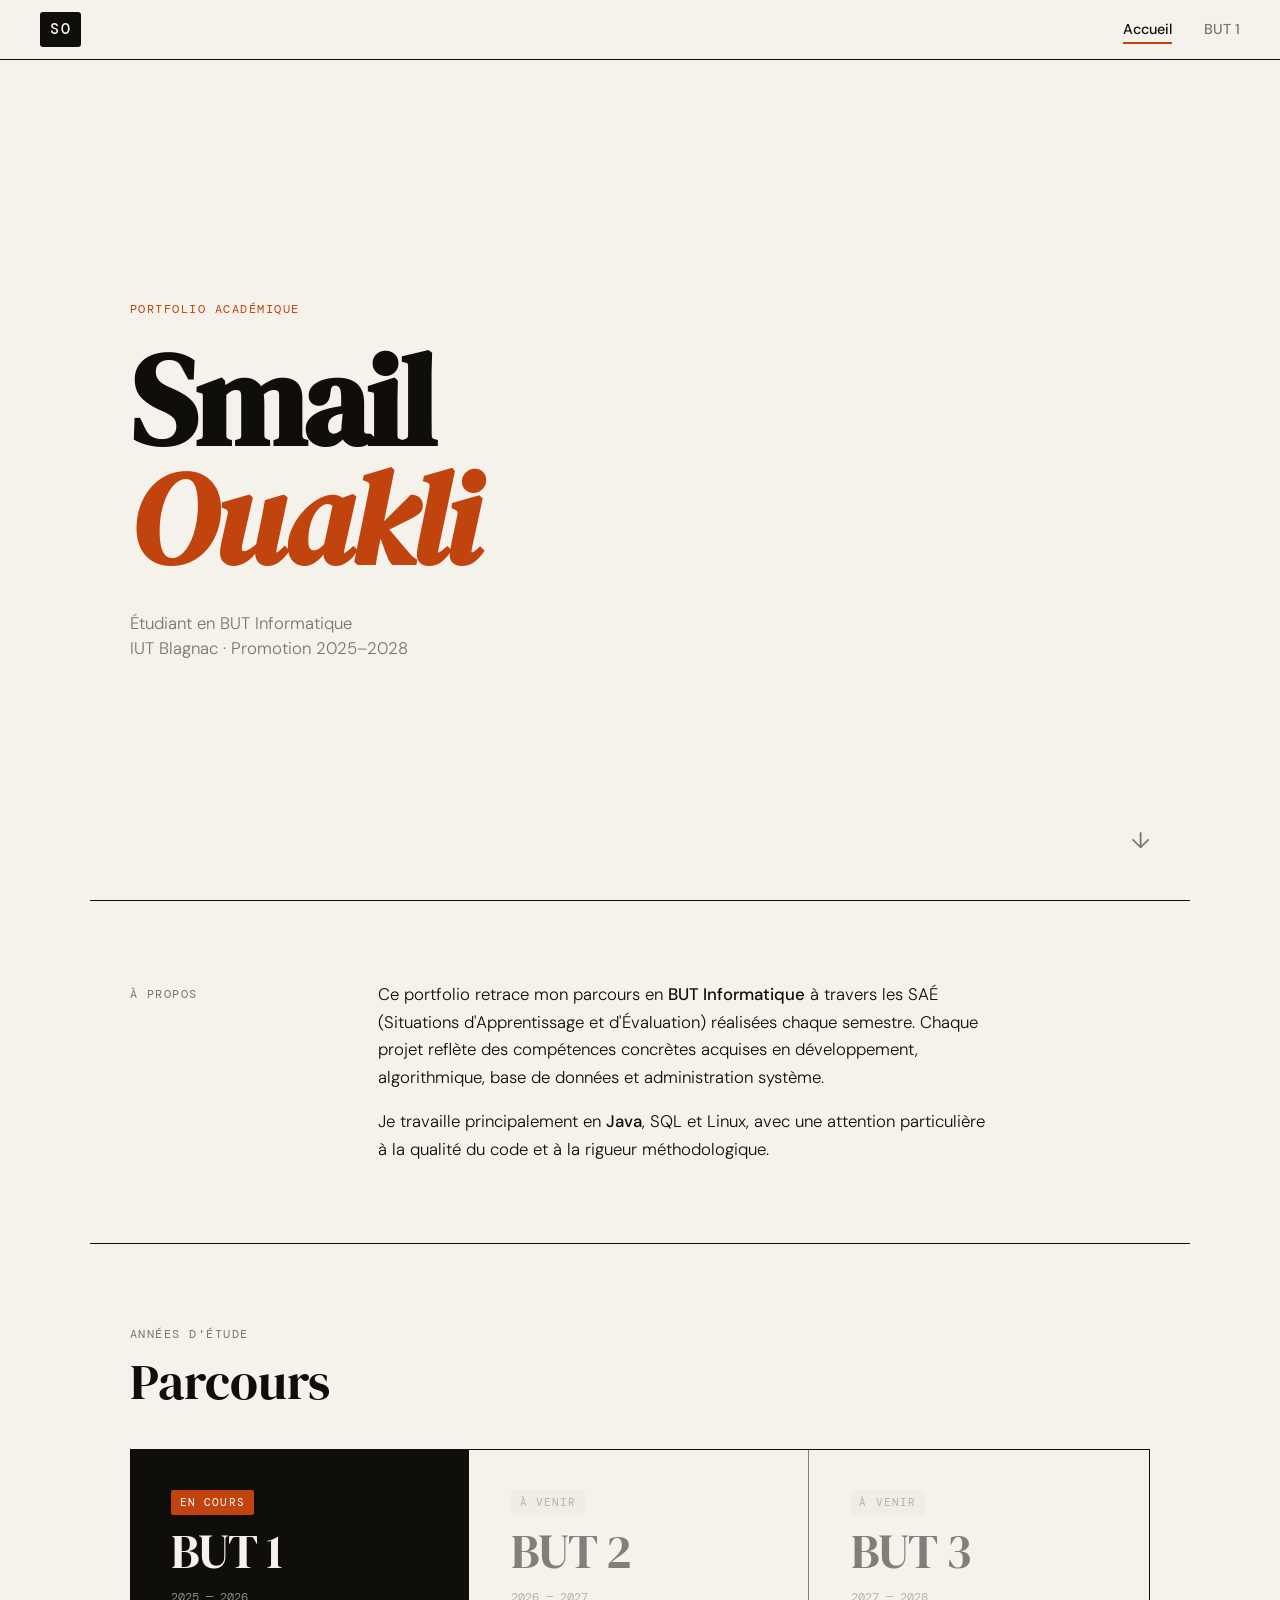
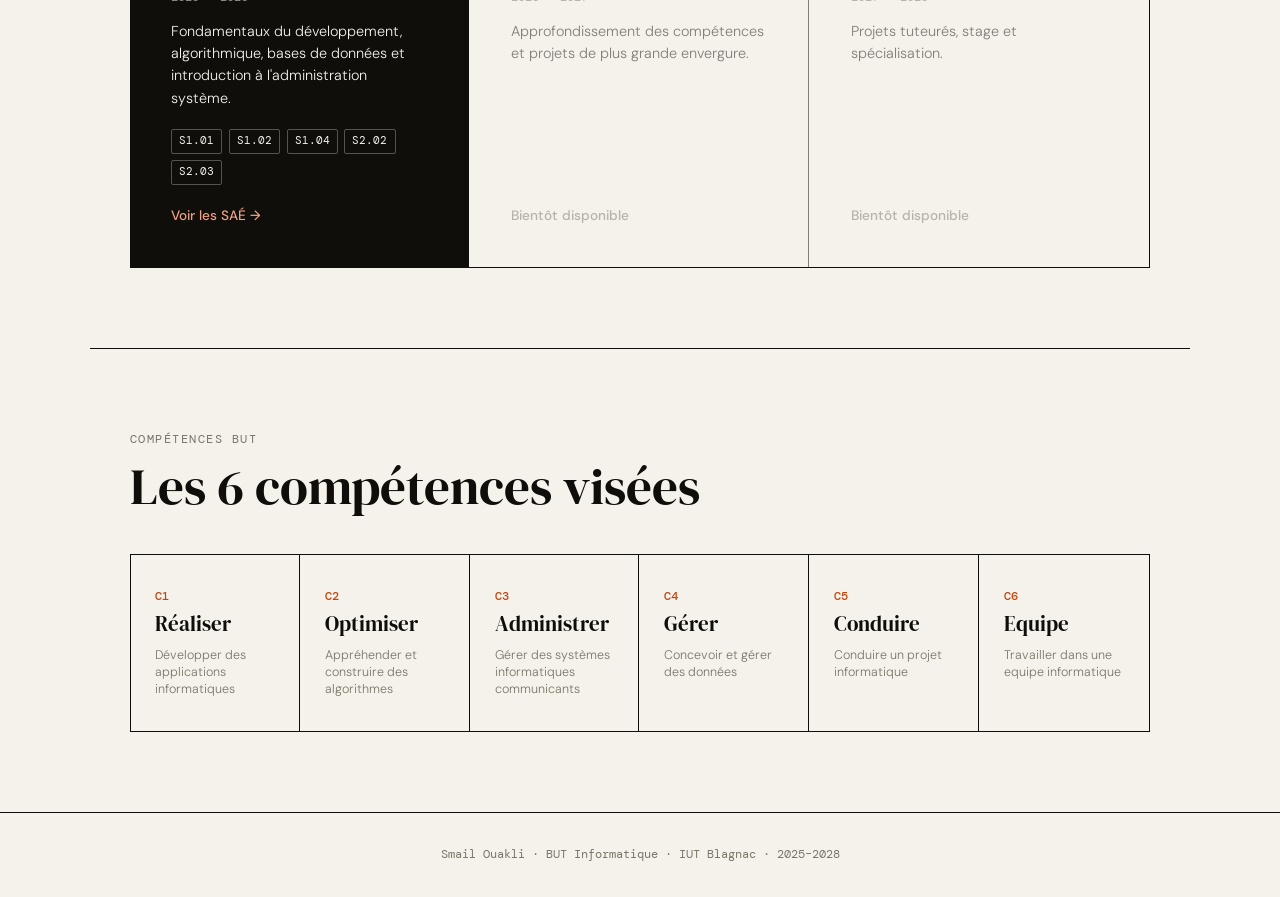
<file: index.html>
<!DOCTYPE html>
<html lang="fr">
<head>
  <meta charset="UTF-8" />
  <meta name="viewport" content="width=device-width, initial-scale=1.0" />
  <title>Portfolio — Smail Ouakli</title>
  <link rel="preconnect" href="https://fonts.googleapis.com">
  <link rel="preconnect" href="https://fonts.gstatic.com" crossorigin>
  <link href="https://fonts.googleapis.com/css2?family=DM+Serif+Display:ital@0;1&family=DM+Mono:wght@400;500&family=DM+Sans:ital,wght@0,300;0,400;0,500;1,300&display=swap" rel="stylesheet">
  <link rel="stylesheet" href="style.css" />
</head>
<body>

  <nav class="navbar">
    <a href="index.html" class="nav-logo">SO</a>
    <div class="nav-links">
      <a href="index.html" class="active">Accueil</a>
      <a href="but1.html">BUT 1</a>
    </div>
  </nav>

  <main>
    <section class="hero">
      <div class="hero-tag">Portfolio académique</div>
      <h1 class="hero-title">
        Smail<br>
        <em>Ouakli</em>
      </h1>
      <p class="hero-subtitle">Étudiant en BUT Informatique<br>IUT Blagnac · Promotion 2025–2028</p>
      <div class="hero-scroll">↓</div>
    </section>

    <section class="about">
      <div class="about-grid">
        <div class="about-label">À propos</div>
        <div class="about-content">
          <p>
            Ce portfolio retrace mon parcours en <strong>BUT Informatique</strong> à travers les SAÉ (Situations d'Apprentissage et d'Évaluation) réalisées chaque semestre. Chaque projet reflète des compétences concrètes acquises en développement, algorithmique, base de données et administration système.
          </p>
          <p>
            Je travaille principalement en <strong>Java</strong>, SQL et Linux, avec une attention particulière à la qualité du code et à la rigueur méthodologique.
          </p>
        </div>
      </div>
    </section>

    <section class="years-section">
      <div class="section-header">
        <span class="section-label">Années d'étude</span>
        <h2>Parcours</h2>
      </div>

      <div class="years-grid">
        <a href="but1.html" class="year-card year-card--active">
          <div class="year-card__badge">En cours</div>
          <div class="year-card__year">BUT 1</div>
          <div class="year-card__period">2025 — 2026</div>
          <div class="year-card__desc">
            Fondamentaux du développement, algorithmique, bases de données et introduction à l'administration système.
          </div>
          <div class="year-card__sae">
            <span>S1.01</span><span>S1.02</span><span>S1.04</span><span>S2.02</span><span>S2.03</span>
          </div>
          <div class="year-card__cta">Voir les SAÉ →</div>
        </a>

        <div class="year-card year-card--future">
          <div class="year-card__badge">À venir</div>
          <div class="year-card__year">BUT 2</div>
          <div class="year-card__period">2026 — 2027</div>
          <div class="year-card__desc">
            Approfondissement des compétences et projets de plus grande envergure.
          </div>
          <div class="year-card__cta year-card__cta--muted">Bientôt disponible</div>
        </div>

        <div class="year-card year-card--future">
          <div class="year-card__badge">À venir</div>
          <div class="year-card__year">BUT 3</div>
          <div class="year-card__period">2027 — 2028</div>
          <div class="year-card__desc">
            Projets tuteurés, stage et spécialisation.
          </div>
          <div class="year-card__cta year-card__cta--muted">Bientôt disponible</div>
        </div>
      </div>
    </section>

    <section class="skills-section">
      <div class="section-header">
        <span class="section-label">Compétences BUT</span>
        <h2>Les 6 compétences visées</h2>
      </div>
      <div class="skills-grid">
        <div class="skill-item">
          <div class="skill-num">C1</div>
          <div class="skill-name">Réaliser</div>
          <div class="skill-desc">Développer des applications informatiques</div>
        </div>
        <div class="skill-item">
          <div class="skill-num">C2</div>
          <div class="skill-name">Optimiser</div>
          <div class="skill-desc">Appréhender et construire des algorithmes</div>
        </div>
        <div class="skill-item">
          <div class="skill-num">C3</div>
          <div class="skill-name">Administrer</div>
          <div class="skill-desc">Gérer des systèmes informatiques communicants</div>
        </div>
        <div class="skill-item">
          <div class="skill-num">C4</div>
          <div class="skill-name">Gérer</div>
          <div class="skill-desc">Concevoir et gérer des données</div>
        </div>
        <div class="skill-item">
          <div class="skill-num">C5</div>
          <div class="skill-name">Conduire</div>
          <div class="skill-desc">Conduire un projet informatique</div>
        </div>
        <div class="skill-item">
          <div class="skill-num">C6</div>
          <div class="skill-name">Equipe</div>
          <div class="skill-desc">Travailler dans une equipe informatique</div>
        </div>
      </div>
    </section>
  </main>

  <footer class="footer">
    <p>Smail Ouakli · BUT Informatique · IUT Blagnac · 2025–2028</p>
  </footer>

</body>
</html>
</file>
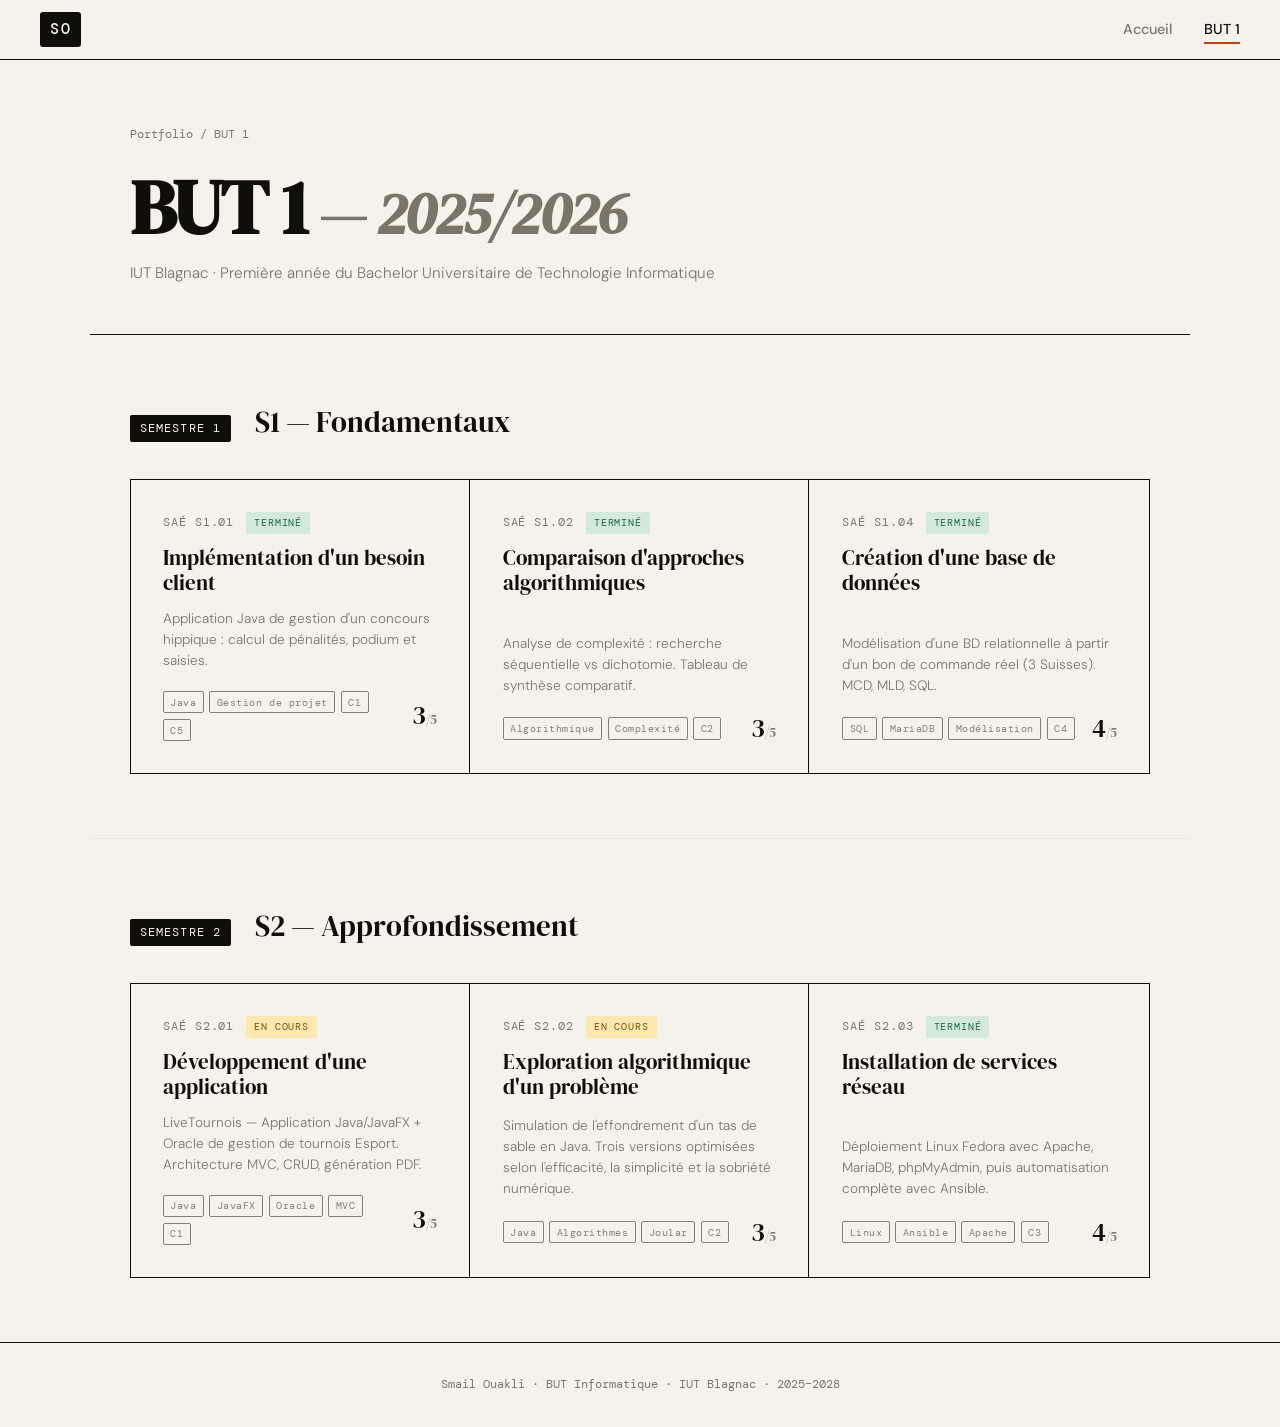
<file: but1.html>
<!DOCTYPE html>
<html lang="fr">
<head>
  <meta charset="UTF-8" />
  <meta name="viewport" content="width=device-width, initial-scale=1.0" />
  <title>BUT 1 — Portfolio Smail Ouakli</title>
  <link rel="preconnect" href="https://fonts.googleapis.com">
  <link rel="preconnect" href="https://fonts.gstatic.com" crossorigin>
  <link href="https://fonts.googleapis.com/css2?family=DM+Serif+Display:ital@0;1&family=DM+Mono:wght@400;500&family=DM+Sans:ital,wght@0,300;0,400;0,500;1,300&display=swap" rel="stylesheet">
  <link rel="stylesheet" href="style.css" />
</head>
<body>

  <nav class="navbar">
    <a href="index.html" class="nav-logo">SO</a>
    <div class="nav-links">
      <a href="index.html">Accueil</a>
      <a href="but1.html" class="active">BUT 1</a>
    </div>
  </nav>

  <main>
    <section class="page-hero">
      <div class="page-hero__breadcrumb"><a href="index.html">Portfolio</a> / BUT 1</div>
      <h1 class="page-hero__title">BUT 1<em> — 2025/2026</em></h1>
      <p class="page-hero__sub">IUT Blagnac · Première année du Bachelor Universitaire de Technologie Informatique</p>
    </section>

    <section class="semester-section">
      <div class="semester-header">
        <span class="semester-tag">Semestre 1</span>
        <h2>S1 — Fondamentaux</h2>
      </div>
      <div class="sae-list">

        <a href="sae-s1-01.html" class="sae-card">
          <div class="sae-card__meta">
            <span class="sae-card__id">SAÉ S1.01</span>
            <span class="sae-card__status sae-card__status--done">Terminé</span>
          </div>
          <h3 class="sae-card__title">Implémentation d'un besoin client</h3>
          <p class="sae-card__desc">Application Java de gestion d'un concours hippique : calcul de pénalités, podium et saisies.</p>
          <div class="sae-card__footer">
            <div class="sae-card__tags"><span>Java</span><span>Gestion de projet</span><span>C1</span><span>C5</span></div>
            <div class="sae-card__score">3<span>/5</span></div>
          </div>
        </a>

        <a href="sae-s1-02.html" class="sae-card">
          <div class="sae-card__meta">
            <span class="sae-card__id">SAÉ S1.02</span>
            <span class="sae-card__status sae-card__status--done">Terminé</span>
          </div>
          <h3 class="sae-card__title">Comparaison d'approches algorithmiques</h3>
          <p class="sae-card__desc">Analyse de complexité : recherche séquentielle vs dichotomie. Tableau de synthèse comparatif.</p>
          <div class="sae-card__footer">
            <div class="sae-card__tags"><span>Algorithmique</span><span>Complexité</span><span>C2</span></div>
            <div class="sae-card__score">3<span>/5</span></div>
          </div>
        </a>

        <a href="sae-s1-04.html" class="sae-card">
          <div class="sae-card__meta">
            <span class="sae-card__id">SAÉ S1.04</span>
            <span class="sae-card__status sae-card__status--done">Terminé</span>
          </div>
          <h3 class="sae-card__title">Création d'une base de données</h3>
          <p class="sae-card__desc">Modélisation d'une BD relationnelle à partir d'un bon de commande réel (3 Suisses). MCD, MLD, SQL.</p>
          <div class="sae-card__footer">
            <div class="sae-card__tags"><span>SQL</span><span>MariaDB</span><span>Modélisation</span><span>C4</span></div>
            <div class="sae-card__score">4<span>/5</span></div>
          </div>
        </a>

      </div>
    </section>

    <section class="semester-section">
      <div class="semester-header">
        <span class="semester-tag">Semestre 2</span>
        <h2>S2 — Approfondissement</h2>
      </div>
      <div class="sae-list">

        <a href="sae-s2-01.html" class="sae-card">
          <div class="sae-card__meta">
            <span class="sae-card__id">SAÉ S2.01</span>
            <span class="sae-card__status sae-card__status--wip">En cours</span>
          </div>
          <h3 class="sae-card__title">Développement d'une application</h3>
          <p class="sae-card__desc">LiveTournois — Application Java/JavaFX + Oracle de gestion de tournois Esport. Architecture MVC, CRUD, génération PDF.</p>
          <div class="sae-card__footer">
            <div class="sae-card__tags"><span>Java</span><span>JavaFX</span><span>Oracle</span><span>MVC</span><span>C1</span></div>
            <div class="sae-card__score">3<span>/5</span></div>
          </div>
        </a>

        <a href="sae-s2-02.html" class="sae-card">
          <div class="sae-card__meta">
            <span class="sae-card__id">SAÉ S2.02</span>
            <span class="sae-card__status sae-card__status--wip">En cours</span>
          </div>
          <h3 class="sae-card__title">Exploration algorithmique d'un problème</h3>
          <p class="sae-card__desc">Simulation de l'effondrement d'un tas de sable en Java. Trois versions optimisées selon l'efficacité, la simplicité et la sobriété numérique.</p>
          <div class="sae-card__footer">
            <div class="sae-card__tags"><span>Java</span><span>Algorithmes</span><span>Joular</span><span>C2</span></div>
            <div class="sae-card__score">3<span>/5</span></div>
          </div>
        </a>

        <a href="sae-s2-03.html" class="sae-card">
          <div class="sae-card__meta">
            <span class="sae-card__id">SAÉ S2.03</span>
            <span class="sae-card__status sae-card__status--done">Terminé</span>
          </div>
          <h3 class="sae-card__title">Installation de services réseau</h3>
          <p class="sae-card__desc">Déploiement Linux Fedora avec Apache, MariaDB, phpMyAdmin, puis automatisation complète avec Ansible.</p>
          <div class="sae-card__footer">
            <div class="sae-card__tags"><span>Linux</span><span>Ansible</span><span>Apache</span><span>C3</span></div>
            <div class="sae-card__score">4<span>/5</span></div>
          </div>
        </a>

      </div>
    </section>
  </main>

  <footer class="footer">
    <p>Smail Ouakli · BUT Informatique · IUT Blagnac · 2025–2028</p>
  </footer>

</body>
</html>
</file>
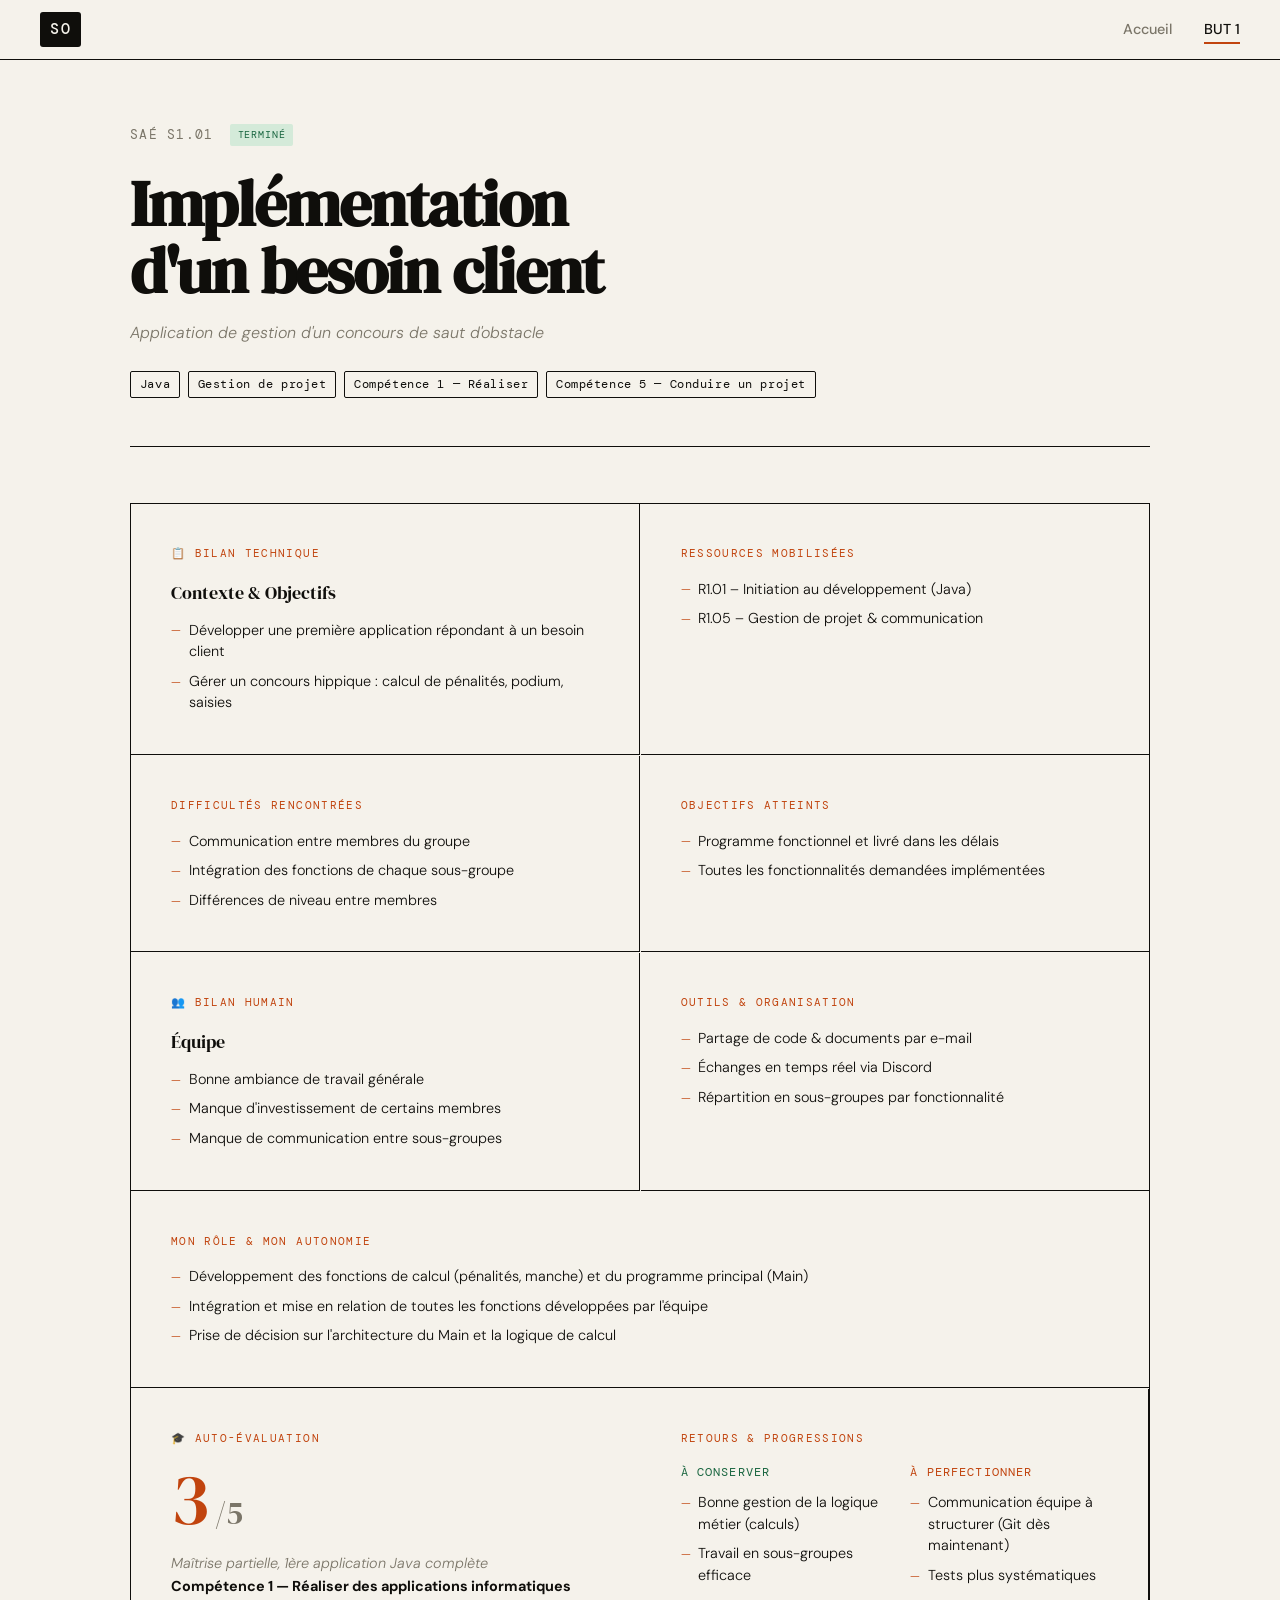
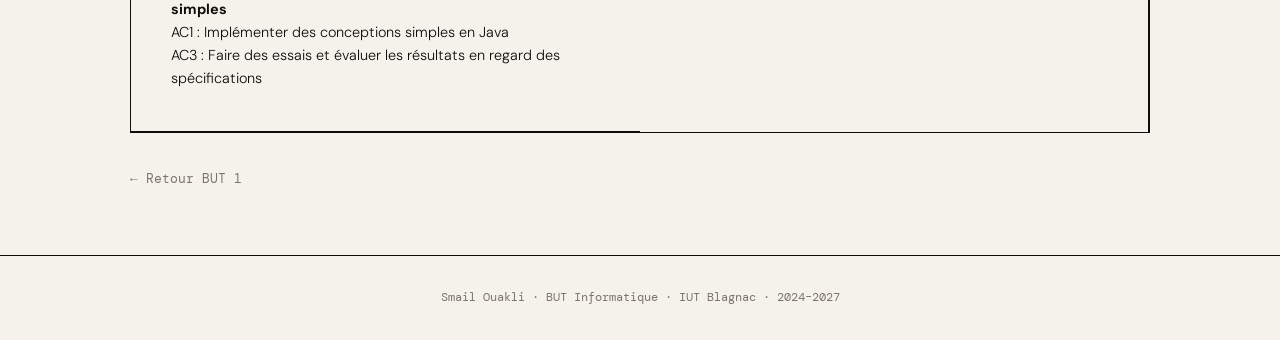
<file: sae-s1-01.html>
<!DOCTYPE html>
<html lang="fr">
<head>
  <meta charset="UTF-8" />
  <meta name="viewport" content="width=device-width, initial-scale=1.0" />
  <title>SAÉ S1.01 — Portfolio Smail Ouakli</title>
  <link rel="preconnect" href="https://fonts.googleapis.com">
  <link rel="preconnect" href="https://fonts.gstatic.com" crossorigin>
  <link href="https://fonts.googleapis.com/css2?family=DM+Serif+Display:ital@0;1&family=DM+Mono:wght@400;500&family=DM+Sans:ital,wght@0,300;0,400;0,500;1,300&display=swap" rel="stylesheet">
  <link rel="stylesheet" href="style.css" />
</head>
<body>

  <nav class="navbar">
    <a href="index.html" class="nav-logo">SO</a>
    <div class="nav-links">
      <a href="index.html">Accueil</a>
      <a href="but1.html" class="active">BUT 1</a>
    </div>
  </nav>

  <main>
    <div class="sae-detail">
      <div class="sae-detail__header">
        <div class="sae-detail__meta">
          <span class="sae-detail__id">SAÉ S1.01</span>
          <span class="sae-card__status sae-card__status--done">Terminé</span>
        </div>
        <h1 class="sae-detail__title">Implémentation<br>d'un besoin client</h1>
        <p class="sae-detail__subtitle">Application de gestion d'un concours de saut d'obstacle</p>
        <div class="sae-detail__skills-row">
          <span>Java</span><span>Gestion de projet</span><span>Compétence 1 — Réaliser</span><span>Compétence 5 — Conduire un projet</span>
        </div>
      </div>

      <div class="sae-detail__grid">

        <div class="detail-block">
          <div class="detail-block__label">📋 Bilan technique</div>
          <h3>Contexte & Objectifs</h3>
          <ul>
            <li>Développer une première application répondant à un besoin client</li>
            <li>Gérer un concours hippique : calcul de pénalités, podium, saisies</li>
          </ul>
        </div>

        <div class="detail-block">
          <div class="detail-block__label">Ressources mobilisées</div>
          <ul>
            <li>R1.01 – Initiation au développement (Java)</li>
            <li>R1.05 – Gestion de projet & communication</li>
          </ul>
        </div>

        <div class="detail-block">
          <div class="detail-block__label">Difficultés rencontrées</div>
          <ul>
            <li>Communication entre membres du groupe</li>
            <li>Intégration des fonctions de chaque sous-groupe</li>
            <li>Différences de niveau entre membres</li>
          </ul>
        </div>

        <div class="detail-block">
          <div class="detail-block__label">Objectifs atteints</div>
          <ul>
            <li>Programme fonctionnel et livré dans les délais</li>
            <li>Toutes les fonctionnalités demandées implémentées</li>
          </ul>
        </div>

        <div class="detail-block">
          <div class="detail-block__label">👥 Bilan humain</div>
          <h3>Équipe</h3>
          <ul>
            <li>Bonne ambiance de travail générale</li>
            <li>Manque d'investissement de certains membres</li>
            <li>Manque de communication entre sous-groupes</li>
          </ul>
        </div>

        <div class="detail-block">
          <div class="detail-block__label">Outils & Organisation</div>
          <ul>
            <li>Partage de code & documents par e-mail</li>
            <li>Échanges en temps réel via Discord</li>
            <li>Répartition en sous-groupes par fonctionnalité</li>
          </ul>
        </div>

        <div class="detail-block detail-block--full">
          <div class="detail-block__label">Mon rôle & mon autonomie</div>
          <ul>
            <li>Développement des fonctions de calcul (pénalités, manche) et du programme principal (Main)</li>
            <li>Intégration et mise en relation de toutes les fonctions développées par l'équipe</li>
            <li>Prise de décision sur l'architecture du Main et la logique de calcul</li>
          </ul>
        </div>

        <div class="detail-block">
          <div class="detail-block__label">🎓 Auto-évaluation</div>
          <div class="score-display">
            <span class="score-display__num">3</span>
            <span class="score-display__denom">/5</span>
          </div>
          <p class="score-display__label">Maîtrise partielle, 1ère application Java complète</p>
          <p><strong>Compétence 1 — Réaliser des applications informatiques simples</strong><br>
          AC1 : Implémenter des conceptions simples en Java<br>
          AC3 : Faire des essais et évaluer les résultats en regard des spécifications</p>
        </div>

        <div class="detail-block">
          <div class="detail-block__label">Retours & Progressions</div>
          <div class="two-cols">
            <div>
              <div class="two-cols__heading two-cols__heading--keep">À conserver</div>
              <ul>
                <li>Bonne gestion de la logique métier (calculs)</li>
                <li>Travail en sous-groupes efficace</li>
              </ul>
            </div>
            <div>
              <div class="two-cols__heading two-cols__heading--improve">À perfectionner</div>
              <ul>
                <li>Communication équipe à structurer (Git dès maintenant)</li>
                <li>Tests plus systématiques</li>
              </ul>
            </div>
          </div>
        </div>

      </div>

      <p style="margin-top:2rem;"><a href="but1.html" style="font-family:var(--font-mono);font-size:0.8rem;color:var(--muted);">← Retour BUT 1</a></p>
    </div>
  </main>

  <footer class="footer">
    <p>Smail Ouakli · BUT Informatique · IUT Blagnac · 2024–2027</p>
  </footer>

</body>
</html>
</file>
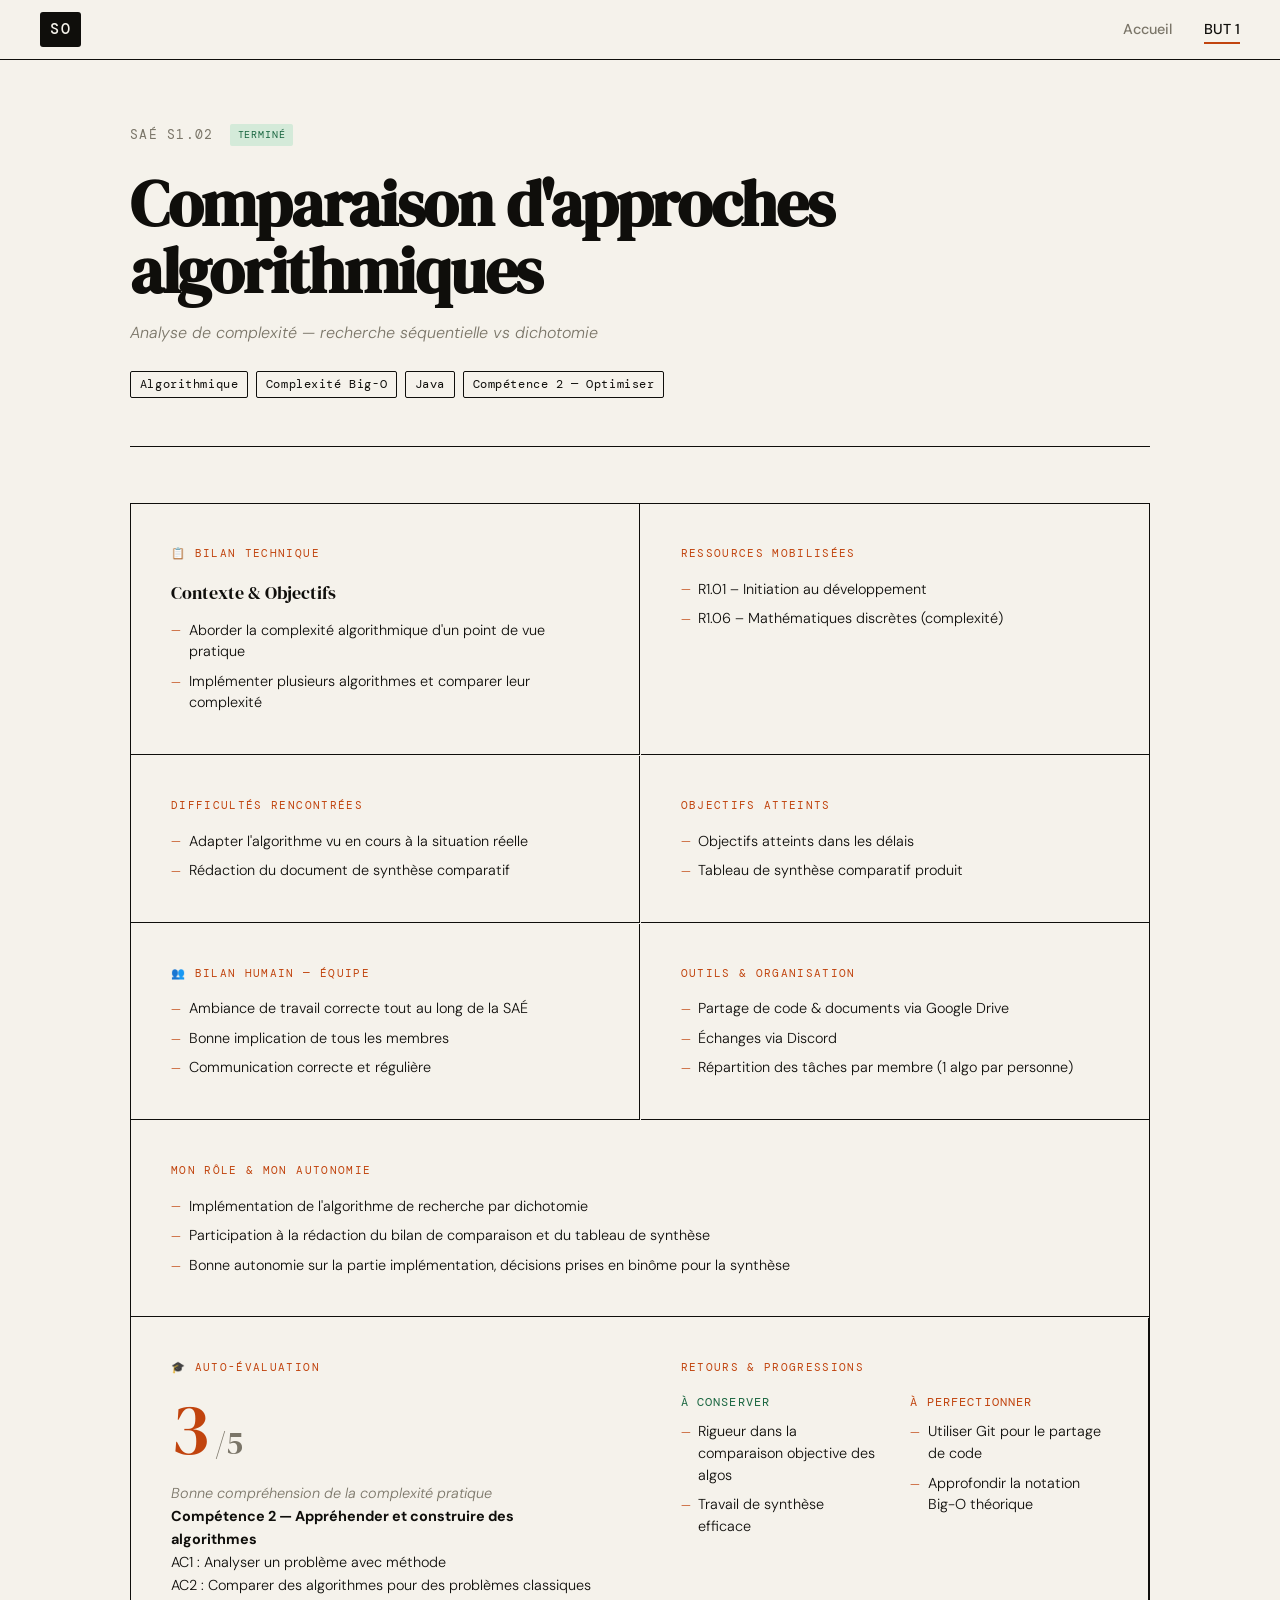
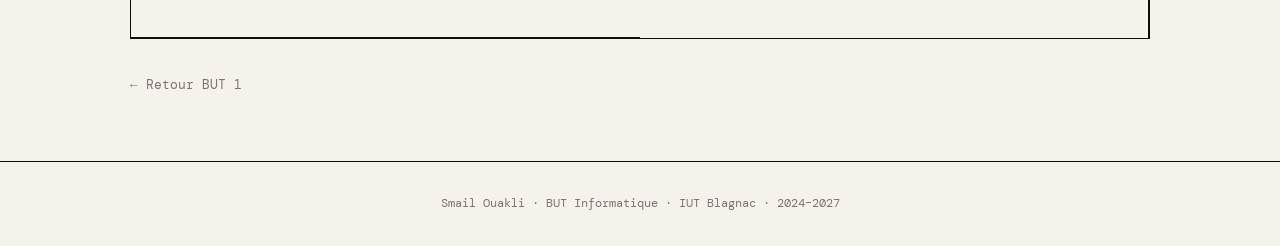
<file: sae-s1-02.html>
<!DOCTYPE html>
<html lang="fr">
<head>
  <meta charset="UTF-8" />
  <meta name="viewport" content="width=device-width, initial-scale=1.0" />
  <title>SAÉ S1.02 — Portfolio Smail Ouakli</title>
  <link rel="preconnect" href="https://fonts.googleapis.com">
  <link rel="preconnect" href="https://fonts.gstatic.com" crossorigin>
  <link href="https://fonts.googleapis.com/css2?family=DM+Serif+Display:ital@0;1&family=DM+Mono:wght@400;500&family=DM+Sans:ital,wght@0,300;0,400;0,500;1,300&display=swap" rel="stylesheet">
  <link rel="stylesheet" href="style.css" />
</head>
<body>
  <nav class="navbar">
    <a href="index.html" class="nav-logo">SO</a>
    <div class="nav-links">
      <a href="index.html">Accueil</a>
      <a href="but1.html" class="active">BUT 1</a>
    </div>
  </nav>
  <main>
    <div class="sae-detail">
      <div class="sae-detail__header">
        <div class="sae-detail__meta">
          <span class="sae-detail__id">SAÉ S1.02</span>
          <span class="sae-card__status sae-card__status--done">Terminé</span>
        </div>
        <h1 class="sae-detail__title">Comparaison d'approches<br>algorithmiques</h1>
        <p class="sae-detail__subtitle">Analyse de complexité — recherche séquentielle vs dichotomie</p>
        <div class="sae-detail__skills-row">
          <span>Algorithmique</span><span>Complexité Big-O</span><span>Java</span><span>Compétence 2 — Optimiser</span>
        </div>
      </div>

      <div class="sae-detail__grid">

        <div class="detail-block">
          <div class="detail-block__label">📋 Bilan technique</div>
          <h3>Contexte & Objectifs</h3>
          <ul>
            <li>Aborder la complexité algorithmique d'un point de vue pratique</li>
            <li>Implémenter plusieurs algorithmes et comparer leur complexité</li>
          </ul>
        </div>

        <div class="detail-block">
          <div class="detail-block__label">Ressources mobilisées</div>
          <ul>
            <li>R1.01 – Initiation au développement</li>
            <li>R1.06 – Mathématiques discrètes (complexité)</li>
          </ul>
        </div>

        <div class="detail-block">
          <div class="detail-block__label">Difficultés rencontrées</div>
          <ul>
            <li>Adapter l'algorithme vu en cours à la situation réelle</li>
            <li>Rédaction du document de synthèse comparatif</li>
          </ul>
        </div>

        <div class="detail-block">
          <div class="detail-block__label">Objectifs atteints</div>
          <ul>
            <li>Objectifs atteints dans les délais</li>
            <li>Tableau de synthèse comparatif produit</li>
          </ul>
        </div>

        <div class="detail-block">
          <div class="detail-block__label">👥 Bilan humain — Équipe</div>
          <ul>
            <li>Ambiance de travail correcte tout au long de la SAÉ</li>
            <li>Bonne implication de tous les membres</li>
            <li>Communication correcte et régulière</li>
          </ul>
        </div>

        <div class="detail-block">
          <div class="detail-block__label">Outils & Organisation</div>
          <ul>
            <li>Partage de code & documents via Google Drive</li>
            <li>Échanges via Discord</li>
            <li>Répartition des tâches par membre (1 algo par personne)</li>
          </ul>
        </div>

        <div class="detail-block detail-block--full">
          <div class="detail-block__label">Mon rôle & mon autonomie</div>
          <ul>
            <li>Implémentation de l'algorithme de recherche par dichotomie</li>
            <li>Participation à la rédaction du bilan de comparaison et du tableau de synthèse</li>
            <li>Bonne autonomie sur la partie implémentation, décisions prises en binôme pour la synthèse</li>
          </ul>
        </div>

        <div class="detail-block">
          <div class="detail-block__label">🎓 Auto-évaluation</div>
          <div class="score-display">
            <span class="score-display__num">3</span>
            <span class="score-display__denom">/5</span>
          </div>
          <p class="score-display__label">Bonne compréhension de la complexité pratique</p>
          <p><strong>Compétence 2 — Appréhender et construire des algorithmes</strong><br>
          AC1 : Analyser un problème avec méthode<br>
          AC2 : Comparer des algorithmes pour des problèmes classiques</p>
        </div>

        <div class="detail-block">
          <div class="detail-block__label">Retours & Progressions</div>
          <div class="two-cols">
            <div>
              <div class="two-cols__heading two-cols__heading--keep">À conserver</div>
              <ul>
                <li>Rigueur dans la comparaison objective des algos</li>
                <li>Travail de synthèse efficace</li>
              </ul>
            </div>
            <div>
              <div class="two-cols__heading two-cols__heading--improve">À perfectionner</div>
              <ul>
                <li>Utiliser Git pour le partage de code</li>
                <li>Approfondir la notation Big-O théorique</li>
              </ul>
            </div>
          </div>
        </div>

      </div>
      <p style="margin-top:2rem;"><a href="but1.html" style="font-family:var(--font-mono);font-size:0.8rem;color:var(--muted);">← Retour BUT 1</a></p>
    </div>
  </main>
  <footer class="footer">
    <p>Smail Ouakli · BUT Informatique · IUT Blagnac · 2024–2027</p>
  </footer>
</body>
</html>
</file>
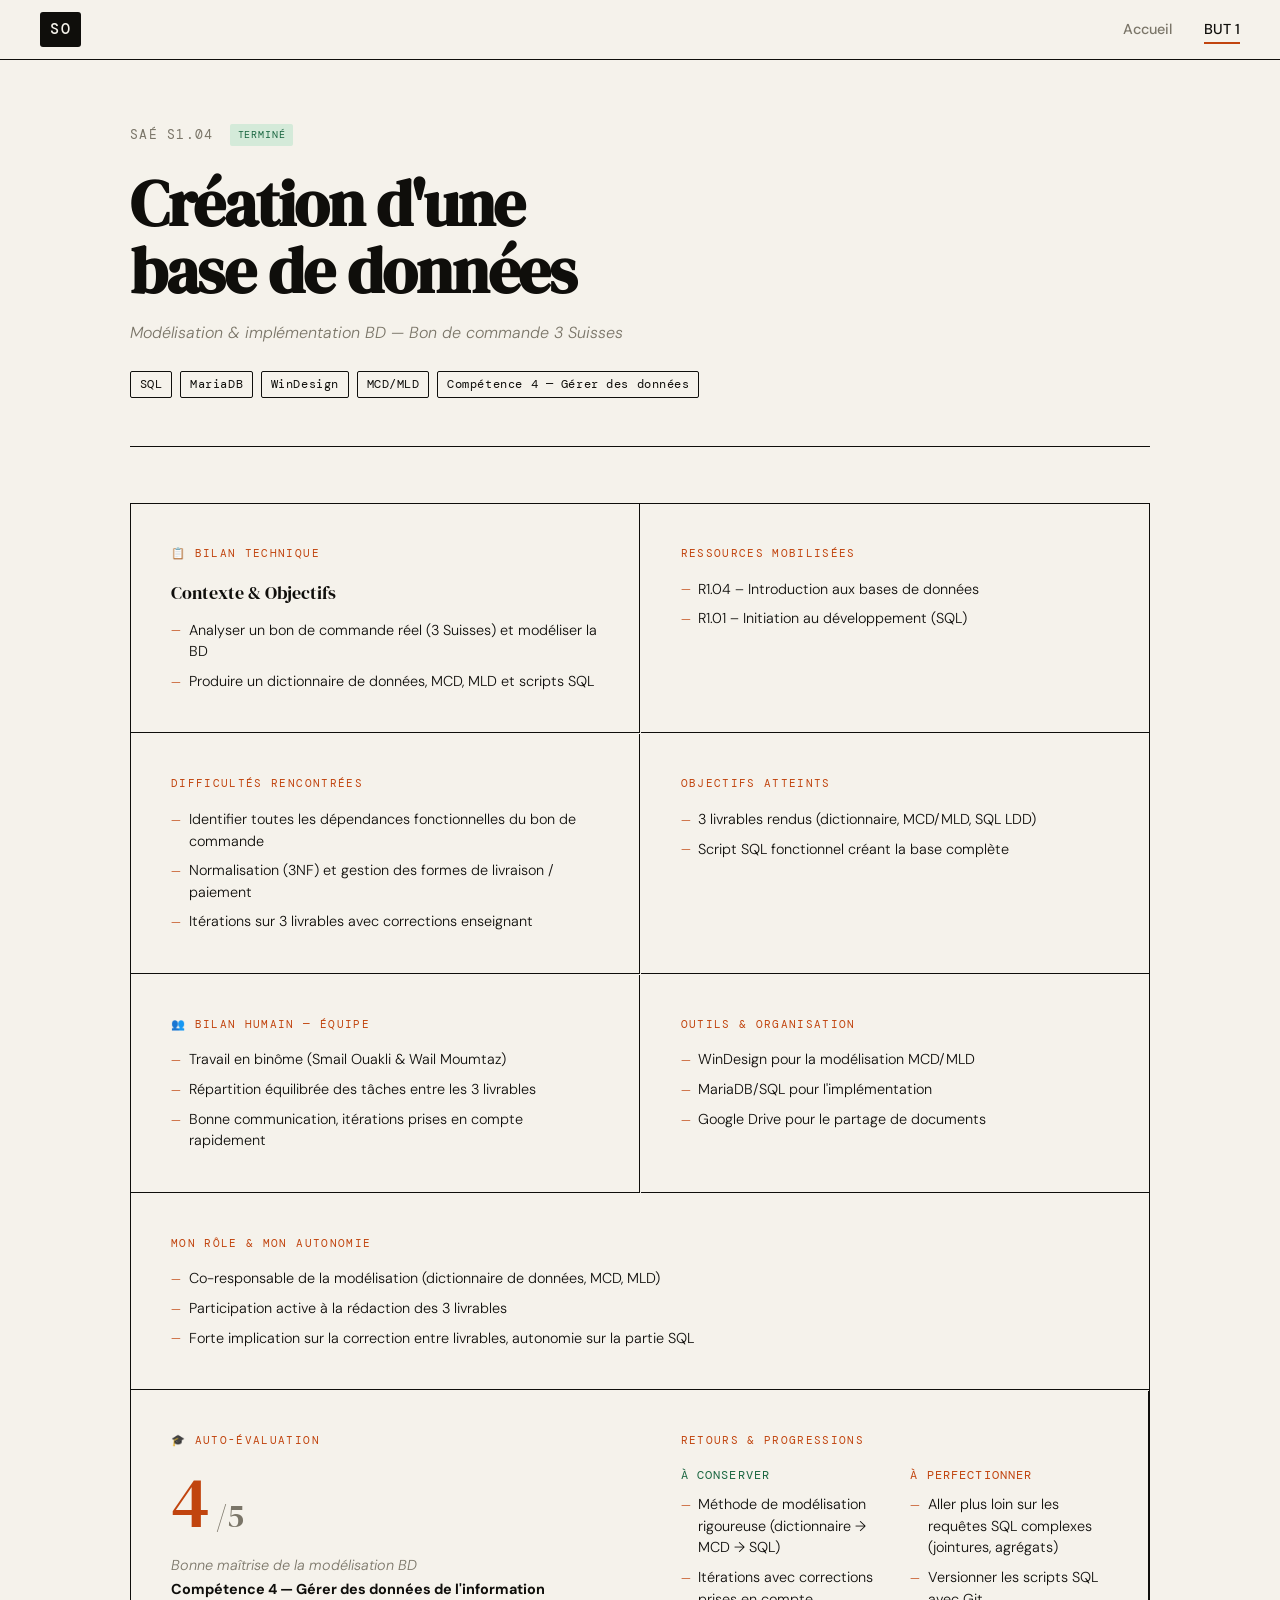
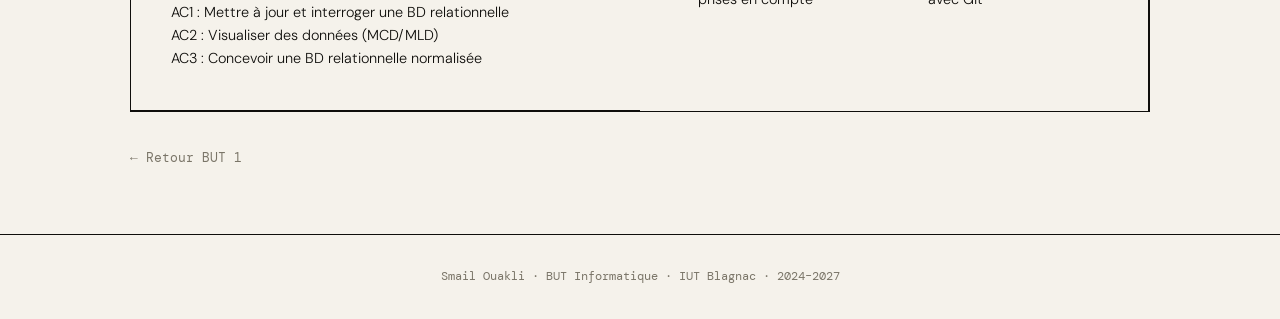
<file: sae-s1-04.html>
<!DOCTYPE html>
<html lang="fr">
<head>
  <meta charset="UTF-8" />
  <meta name="viewport" content="width=device-width, initial-scale=1.0" />
  <title>SAÉ S1.04 — Portfolio Smail Ouakli</title>
  <link rel="preconnect" href="https://fonts.googleapis.com">
  <link rel="preconnect" href="https://fonts.gstatic.com" crossorigin>
  <link href="https://fonts.googleapis.com/css2?family=DM+Serif+Display:ital@0;1&family=DM+Mono:wght@400;500&family=DM+Sans:ital,wght@0,300;0,400;0,500;1,300&display=swap" rel="stylesheet">
  <link rel="stylesheet" href="style.css" />
</head>
<body>
  <nav class="navbar">
    <a href="index.html" class="nav-logo">SO</a>
    <div class="nav-links">
      <a href="index.html">Accueil</a>
      <a href="but1.html" class="active">BUT 1</a>
    </div>
  </nav>
  <main>
    <div class="sae-detail">
      <div class="sae-detail__header">
        <div class="sae-detail__meta">
          <span class="sae-detail__id">SAÉ S1.04</span>
          <span class="sae-card__status sae-card__status--done">Terminé</span>
        </div>
        <h1 class="sae-detail__title">Création d'une<br>base de données</h1>
        <p class="sae-detail__subtitle">Modélisation & implémentation BD — Bon de commande 3 Suisses</p>
        <div class="sae-detail__skills-row">
          <span>SQL</span><span>MariaDB</span><span>WinDesign</span><span>MCD/MLD</span><span>Compétence 4 — Gérer des données</span>
        </div>
      </div>

      <div class="sae-detail__grid">

        <div class="detail-block">
          <div class="detail-block__label">📋 Bilan technique</div>
          <h3>Contexte & Objectifs</h3>
          <ul>
            <li>Analyser un bon de commande réel (3 Suisses) et modéliser la BD</li>
            <li>Produire un dictionnaire de données, MCD, MLD et scripts SQL</li>
          </ul>
        </div>

        <div class="detail-block">
          <div class="detail-block__label">Ressources mobilisées</div>
          <ul>
            <li>R1.04 – Introduction aux bases de données</li>
            <li>R1.01 – Initiation au développement (SQL)</li>
          </ul>
        </div>

        <div class="detail-block">
          <div class="detail-block__label">Difficultés rencontrées</div>
          <ul>
            <li>Identifier toutes les dépendances fonctionnelles du bon de commande</li>
            <li>Normalisation (3NF) et gestion des formes de livraison / paiement</li>
            <li>Itérations sur 3 livrables avec corrections enseignant</li>
          </ul>
        </div>

        <div class="detail-block">
          <div class="detail-block__label">Objectifs atteints</div>
          <ul>
            <li>3 livrables rendus (dictionnaire, MCD/MLD, SQL LDD)</li>
            <li>Script SQL fonctionnel créant la base complète</li>
          </ul>
        </div>

        <div class="detail-block">
          <div class="detail-block__label">👥 Bilan humain — Équipe</div>
          <ul>
            <li>Travail en binôme (Smail Ouakli & Wail Moumtaz)</li>
            <li>Répartition équilibrée des tâches entre les 3 livrables</li>
            <li>Bonne communication, itérations prises en compte rapidement</li>
          </ul>
        </div>

        <div class="detail-block">
          <div class="detail-block__label">Outils & Organisation</div>
          <ul>
            <li>WinDesign pour la modélisation MCD/MLD</li>
            <li>MariaDB/SQL pour l'implémentation</li>
            <li>Google Drive pour le partage de documents</li>
          </ul>
        </div>

        <div class="detail-block detail-block--full">
          <div class="detail-block__label">Mon rôle & mon autonomie</div>
          <ul>
            <li>Co-responsable de la modélisation (dictionnaire de données, MCD, MLD)</li>
            <li>Participation active à la rédaction des 3 livrables</li>
            <li>Forte implication sur la correction entre livrables, autonomie sur la partie SQL</li>
          </ul>
        </div>

        <div class="detail-block">
          <div class="detail-block__label">🎓 Auto-évaluation</div>
          <div class="score-display">
            <span class="score-display__num">4</span>
            <span class="score-display__denom">/5</span>
          </div>
          <p class="score-display__label">Bonne maîtrise de la modélisation BD</p>
          <p><strong>Compétence 4 — Gérer des données de l'information</strong><br>
          AC1 : Mettre à jour et interroger une BD relationnelle<br>
          AC2 : Visualiser des données (MCD/MLD)<br>
          AC3 : Concevoir une BD relationnelle normalisée</p>
        </div>

        <div class="detail-block">
          <div class="detail-block__label">Retours & Progressions</div>
          <div class="two-cols">
            <div>
              <div class="two-cols__heading two-cols__heading--keep">À conserver</div>
              <ul>
                <li>Méthode de modélisation rigoureuse (dictionnaire → MCD → SQL)</li>
                <li>Itérations avec corrections prises en compte</li>
              </ul>
            </div>
            <div>
              <div class="two-cols__heading two-cols__heading--improve">À perfectionner</div>
              <ul>
                <li>Aller plus loin sur les requêtes SQL complexes (jointures, agrégats)</li>
                <li>Versionner les scripts SQL avec Git</li>
              </ul>
            </div>
          </div>
        </div>

      </div>
      <p style="margin-top:2rem;"><a href="but1.html" style="font-family:var(--font-mono);font-size:0.8rem;color:var(--muted);">← Retour BUT 1</a></p>
    </div>
  </main>
  <footer class="footer">
    <p>Smail Ouakli · BUT Informatique · IUT Blagnac · 2024–2027</p>
  </footer>
</body>
</html>
</file>
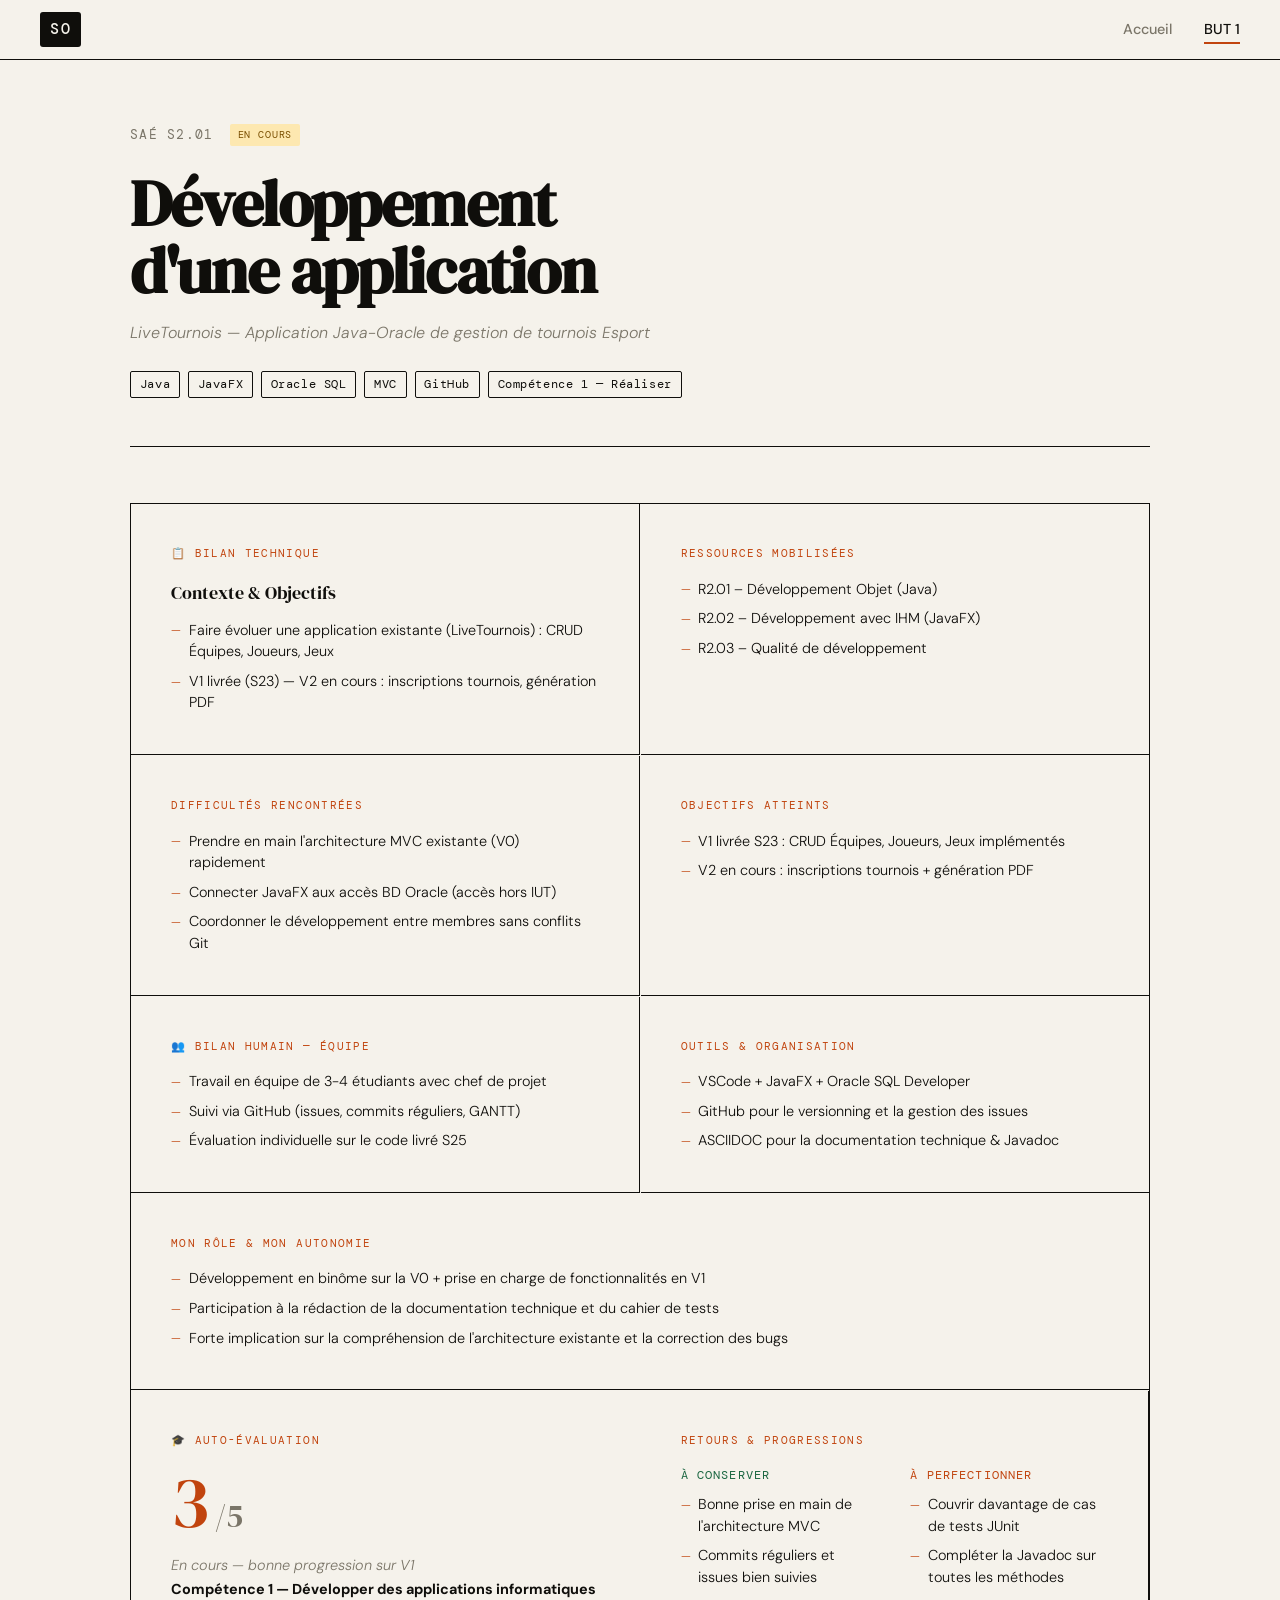
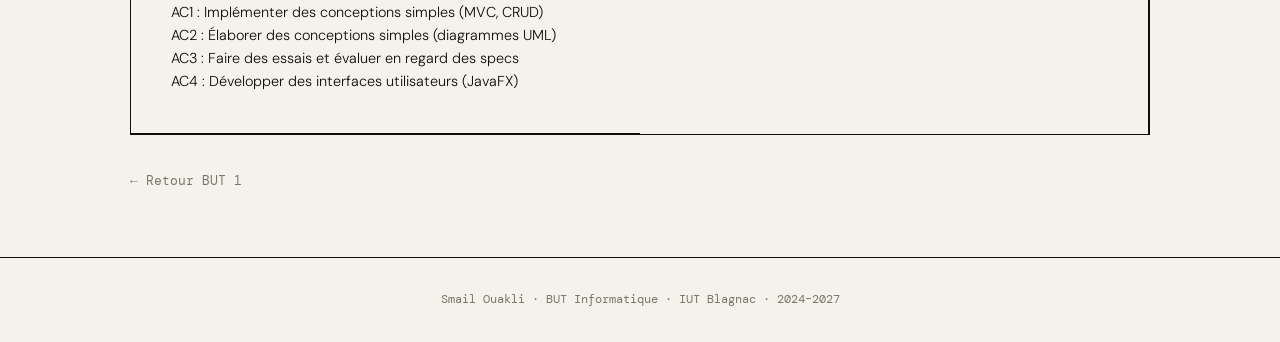
<file: sae-s2-01.html>
<!DOCTYPE html>
<html lang="fr">
<head>
  <meta charset="UTF-8" />
  <meta name="viewport" content="width=device-width, initial-scale=1.0" />
  <title>SAÉ S2.01 — Portfolio Smail Ouakli</title>
  <link rel="preconnect" href="https://fonts.googleapis.com">
  <link rel="preconnect" href="https://fonts.gstatic.com" crossorigin>
  <link href="https://fonts.googleapis.com/css2?family=DM+Serif+Display:ital@0;1&family=DM+Mono:wght@400;500&family=DM+Sans:ital,wght@0,300;0,400;0,500;1,300&display=swap" rel="stylesheet">
  <link rel="stylesheet" href="style.css" />
</head>
<body>
  <nav class="navbar">
    <a href="index.html" class="nav-logo">SO</a>
    <div class="nav-links">
      <a href="index.html">Accueil</a>
      <a href="but1.html" class="active">BUT 1</a>
    </div>
  </nav>
  <main>
    <div class="sae-detail">
      <div class="sae-detail__header">
        <div class="sae-detail__meta">
          <span class="sae-detail__id">SAÉ S2.01</span>
          <span class="sae-card__status sae-card__status--wip">En cours</span>
        </div>
        <h1 class="sae-detail__title">Développement<br>d'une application</h1>
        <p class="sae-detail__subtitle">LiveTournois — Application Java-Oracle de gestion de tournois Esport</p>
        <div class="sae-detail__skills-row">
          <span>Java</span><span>JavaFX</span><span>Oracle SQL</span><span>MVC</span><span>GitHub</span><span>Compétence 1 — Réaliser</span>
        </div>
      </div>

      <div class="sae-detail__grid">

        <div class="detail-block">
          <div class="detail-block__label">📋 Bilan technique</div>
          <h3>Contexte & Objectifs</h3>
          <ul>
            <li>Faire évoluer une application existante (LiveTournois) : CRUD Équipes, Joueurs, Jeux</li>
            <li>V1 livrée (S23) — V2 en cours : inscriptions tournois, génération PDF</li>
          </ul>
        </div>

        <div class="detail-block">
          <div class="detail-block__label">Ressources mobilisées</div>
          <ul>
            <li>R2.01 – Développement Objet (Java)</li>
            <li>R2.02 – Développement avec IHM (JavaFX)</li>
            <li>R2.03 – Qualité de développement</li>
          </ul>
        </div>

        <div class="detail-block">
          <div class="detail-block__label">Difficultés rencontrées</div>
          <ul>
            <li>Prendre en main l'architecture MVC existante (V0) rapidement</li>
            <li>Connecter JavaFX aux accès BD Oracle (accès hors IUT)</li>
            <li>Coordonner le développement entre membres sans conflits Git</li>
          </ul>
        </div>

        <div class="detail-block">
          <div class="detail-block__label">Objectifs atteints</div>
          <ul>
            <li>V1 livrée S23 : CRUD Équipes, Joueurs, Jeux implémentés</li>
            <li>V2 en cours : inscriptions tournois + génération PDF</li>
          </ul>
        </div>

        <div class="detail-block">
          <div class="detail-block__label">👥 Bilan humain — Équipe</div>
          <ul>
            <li>Travail en équipe de 3-4 étudiants avec chef de projet</li>
            <li>Suivi via GitHub (issues, commits réguliers, GANTT)</li>
            <li>Évaluation individuelle sur le code livré S25</li>
          </ul>
        </div>

        <div class="detail-block">
          <div class="detail-block__label">Outils & Organisation</div>
          <ul>
            <li>VSCode + JavaFX + Oracle SQL Developer</li>
            <li>GitHub pour le versionning et la gestion des issues</li>
            <li>ASCIIDOC pour la documentation technique & Javadoc</li>
          </ul>
        </div>

        <div class="detail-block detail-block--full">
          <div class="detail-block__label">Mon rôle & mon autonomie</div>
          <ul>
            <li>Développement en binôme sur la V0 + prise en charge de fonctionnalités en V1</li>
            <li>Participation à la rédaction de la documentation technique et du cahier de tests</li>
            <li>Forte implication sur la compréhension de l'architecture existante et la correction des bugs</li>
          </ul>
        </div>

        <div class="detail-block">
          <div class="detail-block__label">🎓 Auto-évaluation</div>
          <div class="score-display">
            <span class="score-display__num">3</span>
            <span class="score-display__denom">/5</span>
          </div>
          <p class="score-display__label">En cours — bonne progression sur V1</p>
          <p><strong>Compétence 1 — Développer des applications informatiques</strong><br>
          AC1 : Implémenter des conceptions simples (MVC, CRUD)<br>
          AC2 : Élaborer des conceptions simples (diagrammes UML)<br>
          AC3 : Faire des essais et évaluer en regard des specs<br>
          AC4 : Développer des interfaces utilisateurs (JavaFX)</p>
        </div>

        <div class="detail-block">
          <div class="detail-block__label">Retours & Progressions</div>
          <div class="two-cols">
            <div>
              <div class="two-cols__heading two-cols__heading--keep">À conserver</div>
              <ul>
                <li>Bonne prise en main de l'architecture MVC</li>
                <li>Commits réguliers et issues bien suivies</li>
              </ul>
            </div>
            <div>
              <div class="two-cols__heading two-cols__heading--improve">À perfectionner</div>
              <ul>
                <li>Couvrir davantage de cas de tests JUnit</li>
                <li>Compléter la Javadoc sur toutes les méthodes</li>
              </ul>
            </div>
          </div>
        </div>

      </div>
      <p style="margin-top:2rem;"><a href="but1.html" style="font-family:var(--font-mono);font-size:0.8rem;color:var(--muted);">← Retour BUT 1</a></p>
    </div>
  </main>
  <footer class="footer">
    <p>Smail Ouakli · BUT Informatique · IUT Blagnac · 2024–2027</p>
  </footer>
</body>
</html>
</file>
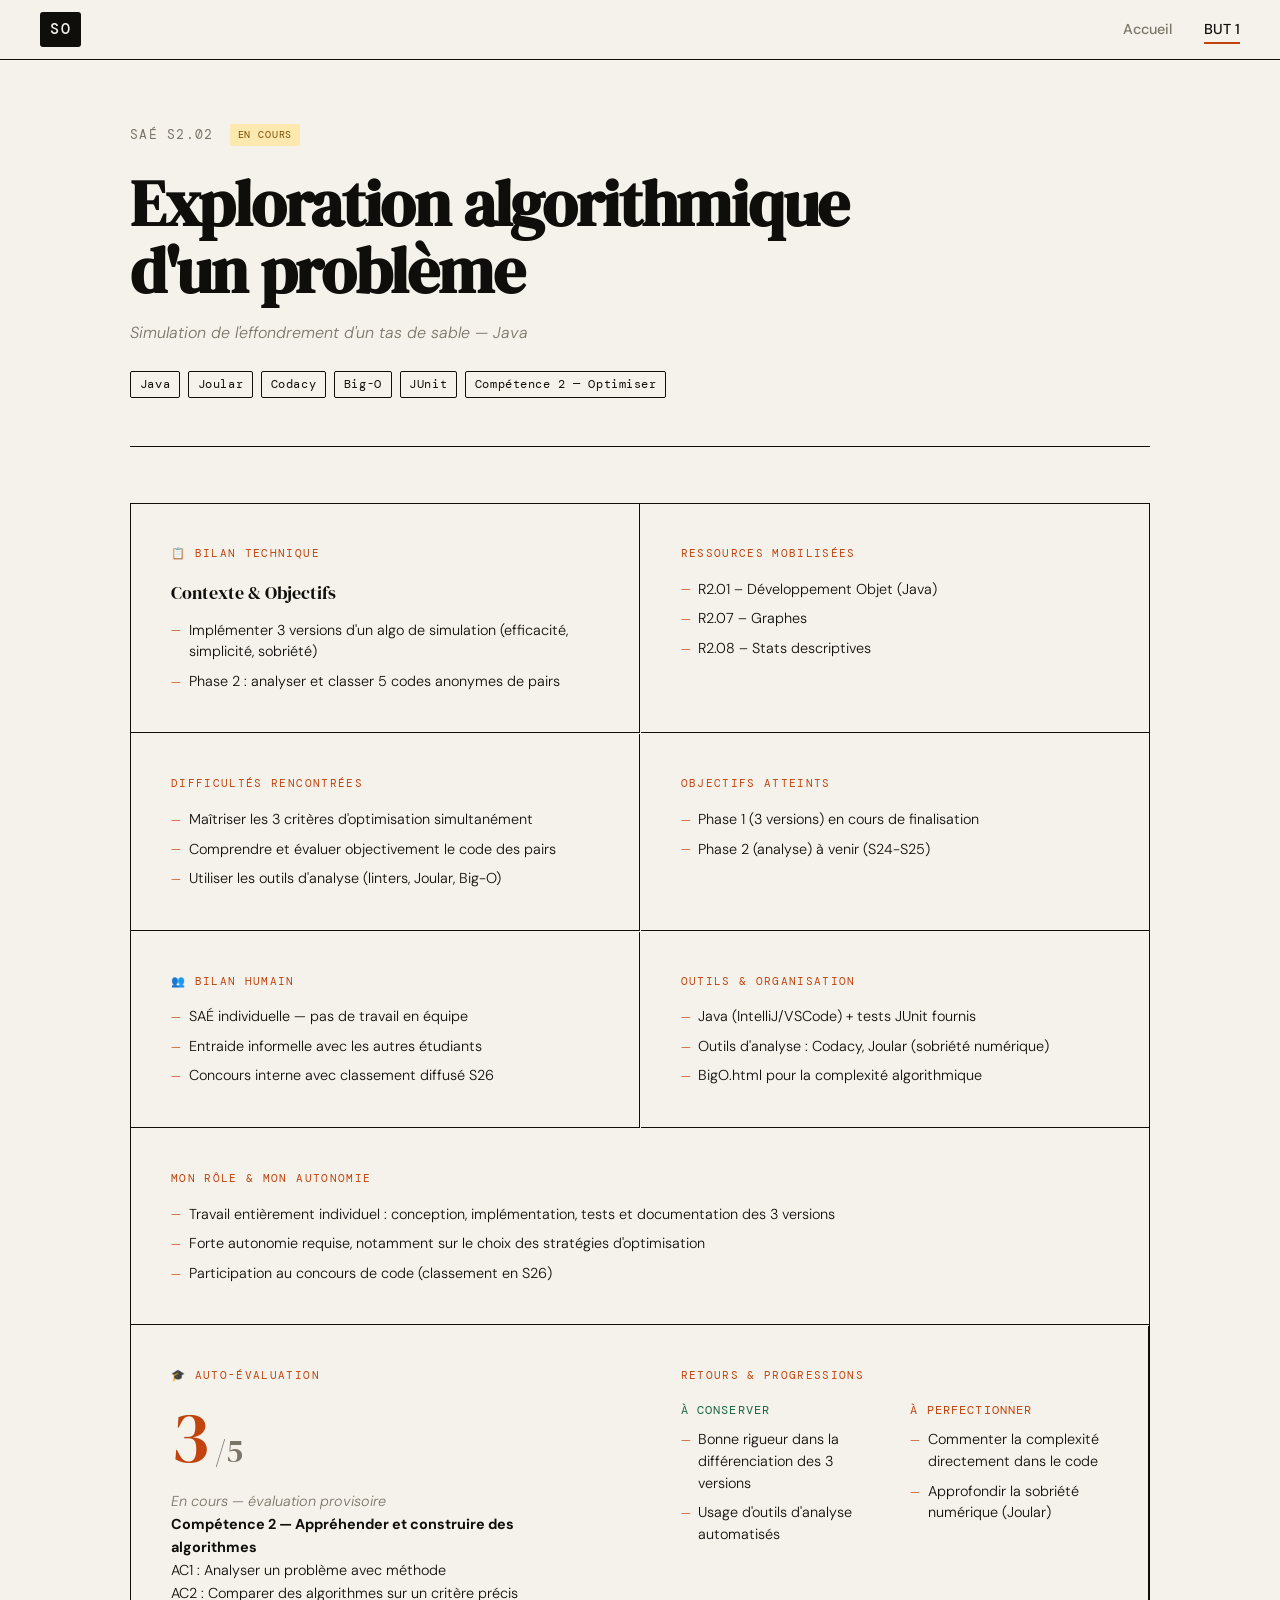
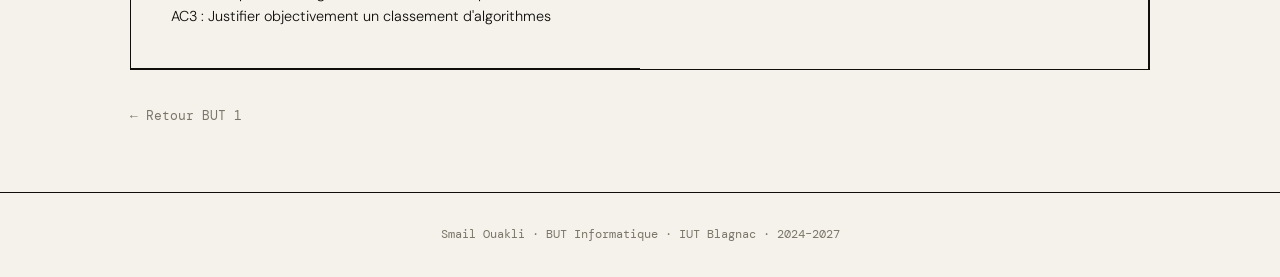
<file: sae-s2-02.html>
<!DOCTYPE html>
<html lang="fr">
<head>
  <meta charset="UTF-8" />
  <meta name="viewport" content="width=device-width, initial-scale=1.0" />
  <title>SAÉ S2.02 — Portfolio Smail Ouakli</title>
  <link rel="preconnect" href="https://fonts.googleapis.com">
  <link rel="preconnect" href="https://fonts.gstatic.com" crossorigin>
  <link href="https://fonts.googleapis.com/css2?family=DM+Serif+Display:ital@0;1&family=DM+Mono:wght@400;500&family=DM+Sans:ital,wght@0,300;0,400;0,500;1,300&display=swap" rel="stylesheet">
  <link rel="stylesheet" href="style.css" />
</head>
<body>
  <nav class="navbar">
    <a href="index.html" class="nav-logo">SO</a>
    <div class="nav-links">
      <a href="index.html">Accueil</a>
      <a href="but1.html" class="active">BUT 1</a>
    </div>
  </nav>
  <main>
    <div class="sae-detail">
      <div class="sae-detail__header">
        <div class="sae-detail__meta">
          <span class="sae-detail__id">SAÉ S2.02</span>
          <span class="sae-card__status sae-card__status--wip">En cours</span>
        </div>
        <h1 class="sae-detail__title">Exploration algorithmique<br>d'un problème</h1>
        <p class="sae-detail__subtitle">Simulation de l'effondrement d'un tas de sable — Java</p>
        <div class="sae-detail__skills-row">
          <span>Java</span><span>Joular</span><span>Codacy</span><span>Big-O</span><span>JUnit</span><span>Compétence 2 — Optimiser</span>
        </div>
      </div>

      <div class="sae-detail__grid">

        <div class="detail-block">
          <div class="detail-block__label">📋 Bilan technique</div>
          <h3>Contexte & Objectifs</h3>
          <ul>
            <li>Implémenter 3 versions d'un algo de simulation (efficacité, simplicité, sobriété)</li>
            <li>Phase 2 : analyser et classer 5 codes anonymes de pairs</li>
          </ul>
        </div>

        <div class="detail-block">
          <div class="detail-block__label">Ressources mobilisées</div>
          <ul>
            <li>R2.01 – Développement Objet (Java)</li>
            <li>R2.07 – Graphes</li>
            <li>R2.08 – Stats descriptives</li>
          </ul>
        </div>

        <div class="detail-block">
          <div class="detail-block__label">Difficultés rencontrées</div>
          <ul>
            <li>Maîtriser les 3 critères d'optimisation simultanément</li>
            <li>Comprendre et évaluer objectivement le code des pairs</li>
            <li>Utiliser les outils d'analyse (linters, Joular, Big-O)</li>
          </ul>
        </div>

        <div class="detail-block">
          <div class="detail-block__label">Objectifs atteints</div>
          <ul>
            <li>Phase 1 (3 versions) en cours de finalisation</li>
            <li>Phase 2 (analyse) à venir (S24-S25)</li>
          </ul>
        </div>

        <div class="detail-block">
          <div class="detail-block__label">👥 Bilan humain</div>
          <ul>
            <li>SAÉ individuelle — pas de travail en équipe</li>
            <li>Entraide informelle avec les autres étudiants</li>
            <li>Concours interne avec classement diffusé S26</li>
          </ul>
        </div>

        <div class="detail-block">
          <div class="detail-block__label">Outils & Organisation</div>
          <ul>
            <li>Java (IntelliJ/VSCode) + tests JUnit fournis</li>
            <li>Outils d'analyse : Codacy, Joular (sobriété numérique)</li>
            <li>BigO.html pour la complexité algorithmique</li>
          </ul>
        </div>

        <div class="detail-block detail-block--full">
          <div class="detail-block__label">Mon rôle & mon autonomie</div>
          <ul>
            <li>Travail entièrement individuel : conception, implémentation, tests et documentation des 3 versions</li>
            <li>Forte autonomie requise, notamment sur le choix des stratégies d'optimisation</li>
            <li>Participation au concours de code (classement en S26)</li>
          </ul>
        </div>

        <div class="detail-block">
          <div class="detail-block__label">🎓 Auto-évaluation</div>
          <div class="score-display">
            <span class="score-display__num">3</span>
            <span class="score-display__denom">/5</span>
          </div>
          <p class="score-display__label">En cours — évaluation provisoire</p>
          <p><strong>Compétence 2 — Appréhender et construire des algorithmes</strong><br>
          AC1 : Analyser un problème avec méthode<br>
          AC2 : Comparer des algorithmes sur un critère précis<br>
          AC3 : Justifier objectivement un classement d'algorithmes</p>
        </div>

        <div class="detail-block">
          <div class="detail-block__label">Retours & Progressions</div>
          <div class="two-cols">
            <div>
              <div class="two-cols__heading two-cols__heading--keep">À conserver</div>
              <ul>
                <li>Bonne rigueur dans la différenciation des 3 versions</li>
                <li>Usage d'outils d'analyse automatisés</li>
              </ul>
            </div>
            <div>
              <div class="two-cols__heading two-cols__heading--improve">À perfectionner</div>
              <ul>
                <li>Commenter la complexité directement dans le code</li>
                <li>Approfondir la sobriété numérique (Joular)</li>
              </ul>
            </div>
          </div>
        </div>

      </div>
      <p style="margin-top:2rem;"><a href="but1.html" style="font-family:var(--font-mono);font-size:0.8rem;color:var(--muted);">← Retour BUT 1</a></p>
    </div>
  </main>
  <footer class="footer">
    <p>Smail Ouakli · BUT Informatique · IUT Blagnac · 2024–2027</p>
  </footer>
</body>
</html>
</file>
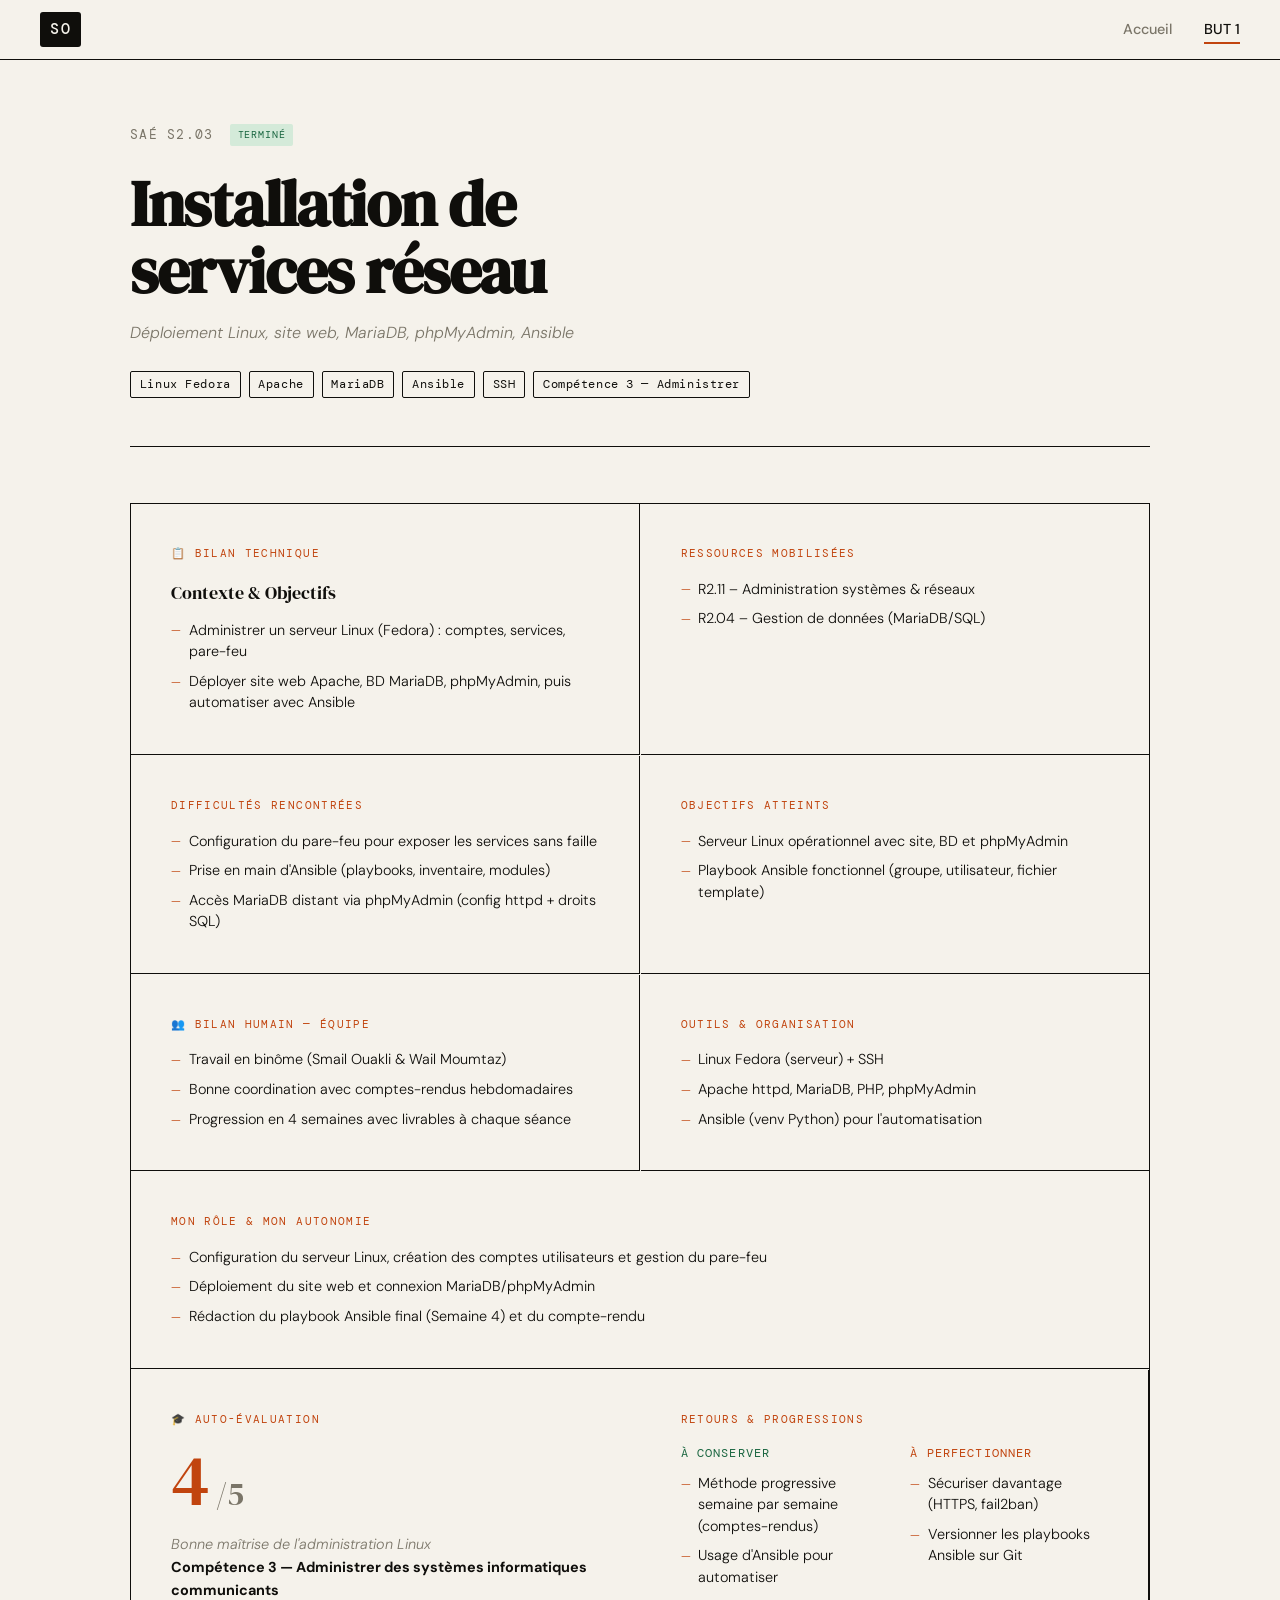
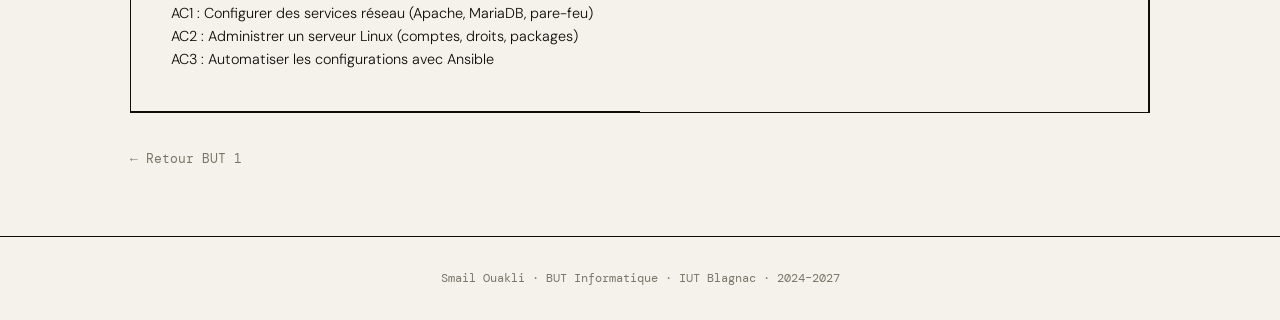
<file: sae-s2-03.html>
<!DOCTYPE html>
<html lang="fr">
<head>
  <meta charset="UTF-8" />
  <meta name="viewport" content="width=device-width, initial-scale=1.0" />
  <title>SAÉ S2.03 — Portfolio Smail Ouakli</title>
  <link rel="preconnect" href="https://fonts.googleapis.com">
  <link rel="preconnect" href="https://fonts.gstatic.com" crossorigin>
  <link href="https://fonts.googleapis.com/css2?family=DM+Serif+Display:ital@0;1&family=DM+Mono:wght@400;500&family=DM+Sans:ital,wght@0,300;0,400;0,500;1,300&display=swap" rel="stylesheet">
  <link rel="stylesheet" href="style.css" />
</head>
<body>
  <nav class="navbar">
    <a href="index.html" class="nav-logo">SO</a>
    <div class="nav-links">
      <a href="index.html">Accueil</a>
      <a href="but1.html" class="active">BUT 1</a>
    </div>
  </nav>
  <main>
    <div class="sae-detail">
      <div class="sae-detail__header">
        <div class="sae-detail__meta">
          <span class="sae-detail__id">SAÉ S2.03</span>
          <span class="sae-card__status sae-card__status--done">Terminé</span>
        </div>
        <h1 class="sae-detail__title">Installation de<br>services réseau</h1>
        <p class="sae-detail__subtitle">Déploiement Linux, site web, MariaDB, phpMyAdmin, Ansible</p>
        <div class="sae-detail__skills-row">
          <span>Linux Fedora</span><span>Apache</span><span>MariaDB</span><span>Ansible</span><span>SSH</span><span>Compétence 3 — Administrer</span>
        </div>
      </div>

      <div class="sae-detail__grid">

        <div class="detail-block">
          <div class="detail-block__label">📋 Bilan technique</div>
          <h3>Contexte & Objectifs</h3>
          <ul>
            <li>Administrer un serveur Linux (Fedora) : comptes, services, pare-feu</li>
            <li>Déployer site web Apache, BD MariaDB, phpMyAdmin, puis automatiser avec Ansible</li>
          </ul>
        </div>

        <div class="detail-block">
          <div class="detail-block__label">Ressources mobilisées</div>
          <ul>
            <li>R2.11 – Administration systèmes & réseaux</li>
            <li>R2.04 – Gestion de données (MariaDB/SQL)</li>
          </ul>
        </div>

        <div class="detail-block">
          <div class="detail-block__label">Difficultés rencontrées</div>
          <ul>
            <li>Configuration du pare-feu pour exposer les services sans faille</li>
            <li>Prise en main d'Ansible (playbooks, inventaire, modules)</li>
            <li>Accès MariaDB distant via phpMyAdmin (config httpd + droits SQL)</li>
          </ul>
        </div>

        <div class="detail-block">
          <div class="detail-block__label">Objectifs atteints</div>
          <ul>
            <li>Serveur Linux opérationnel avec site, BD et phpMyAdmin</li>
            <li>Playbook Ansible fonctionnel (groupe, utilisateur, fichier template)</li>
          </ul>
        </div>

        <div class="detail-block">
          <div class="detail-block__label">👥 Bilan humain — Équipe</div>
          <ul>
            <li>Travail en binôme (Smail Ouakli & Wail Moumtaz)</li>
            <li>Bonne coordination avec comptes-rendus hebdomadaires</li>
            <li>Progression en 4 semaines avec livrables à chaque séance</li>
          </ul>
        </div>

        <div class="detail-block">
          <div class="detail-block__label">Outils & Organisation</div>
          <ul>
            <li>Linux Fedora (serveur) + SSH</li>
            <li>Apache httpd, MariaDB, PHP, phpMyAdmin</li>
            <li>Ansible (venv Python) pour l'automatisation</li>
          </ul>
        </div>

        <div class="detail-block detail-block--full">
          <div class="detail-block__label">Mon rôle & mon autonomie</div>
          <ul>
            <li>Configuration du serveur Linux, création des comptes utilisateurs et gestion du pare-feu</li>
            <li>Déploiement du site web et connexion MariaDB/phpMyAdmin</li>
            <li>Rédaction du playbook Ansible final (Semaine 4) et du compte-rendu</li>
          </ul>
        </div>

        <div class="detail-block">
          <div class="detail-block__label">🎓 Auto-évaluation</div>
          <div class="score-display">
            <span class="score-display__num">4</span>
            <span class="score-display__denom">/5</span>
          </div>
          <p class="score-display__label">Bonne maîtrise de l'administration Linux</p>
          <p><strong>Compétence 3 — Administrer des systèmes informatiques communicants</strong><br>
          AC1 : Configurer des services réseau (Apache, MariaDB, pare-feu)<br>
          AC2 : Administrer un serveur Linux (comptes, droits, packages)<br>
          AC3 : Automatiser les configurations avec Ansible</p>
        </div>

        <div class="detail-block">
          <div class="detail-block__label">Retours & Progressions</div>
          <div class="two-cols">
            <div>
              <div class="two-cols__heading two-cols__heading--keep">À conserver</div>
              <ul>
                <li>Méthode progressive semaine par semaine (comptes-rendus)</li>
                <li>Usage d'Ansible pour automatiser</li>
              </ul>
            </div>
            <div>
              <div class="two-cols__heading two-cols__heading--improve">À perfectionner</div>
              <ul>
                <li>Sécuriser davantage (HTTPS, fail2ban)</li>
                <li>Versionner les playbooks Ansible sur Git</li>
              </ul>
            </div>
          </div>
        </div>

      </div>
      <p style="margin-top:2rem;"><a href="but1.html" style="font-family:var(--font-mono);font-size:0.8rem;color:var(--muted);">← Retour BUT 1</a></p>
    </div>
  </main>
  <footer class="footer">
    <p>Smail Ouakli · BUT Informatique · IUT Blagnac · 2024–2027</p>
  </footer>
</body>
</html>
</file>
<file: style.css>
/* =============================================
   PORTFOLIO — SMAIL OUAKLI
   Design: Editorial minimal, dark ink on cream
   ============================================= */

*, *::before, *::after { box-sizing: border-box; margin: 0; padding: 0; }

:root {
  --ink: #0f0e0b;
  --cream: #f5f2eb;
  --cream-dark: #ede9df;
  --accent: #c1440e;
  --accent-light: #f0d6cc;
  --muted: #7a7568;
  --done: #1a6640;
  --done-bg: #d4ead9;
  --wip: #7a4f00;
  --wip-bg: #fde8b0;

  --font-display: 'DM Serif Display', Georgia, serif;
  --font-body: 'DM Sans', sans-serif;
  --font-mono: 'DM Mono', monospace;

  --max-w: 1100px;
  --nav-h: 60px;
}

html { scroll-behavior: smooth; }

body {
  background: var(--cream);
  color: var(--ink);
  font-family: var(--font-body);
  font-size: 16px;
  line-height: 1.65;
  min-height: 100vh;
}

a { color: inherit; text-decoration: none; }

/* =============================================
   NAVBAR
   ============================================= */
.navbar {
  position: sticky;
  top: 0;
  z-index: 100;
  height: var(--nav-h);
  display: flex;
  align-items: center;
  justify-content: space-between;
  padding: 0 2.5rem;
  background: var(--cream);
  border-bottom: 1px solid var(--ink);
}

.nav-logo {
  font-family: var(--font-mono);
  font-weight: 500;
  font-size: 0.95rem;
  letter-spacing: 0.08em;
  background: var(--ink);
  color: var(--cream);
  padding: 0.3rem 0.65rem;
  border-radius: 3px;
  transition: background 0.2s;
}
.nav-logo:hover { background: var(--accent); }

.nav-links {
  display: flex;
  gap: 2rem;
  font-size: 0.9rem;
  font-weight: 500;
}
.nav-links a {
  position: relative;
  color: var(--muted);
  transition: color 0.2s;
}
.nav-links a::after {
  content: '';
  position: absolute;
  bottom: -3px; left: 0;
  width: 0; height: 2px;
  background: var(--accent);
  transition: width 0.25s;
}
.nav-links a:hover, .nav-links a.active { color: var(--ink); }
.nav-links a.active::after,
.nav-links a:hover::after { width: 100%; }

/* =============================================
   HERO
   ============================================= */
.hero {
  min-height: calc(100vh - var(--nav-h));
  display: flex;
  flex-direction: column;
  justify-content: center;
  padding: 4rem 2.5rem;
  max-width: var(--max-w);
  margin: 0 auto;
  position: relative;
}

.hero-tag {
  font-family: var(--font-mono);
  font-size: 0.78rem;
  letter-spacing: 0.12em;
  text-transform: uppercase;
  color: var(--accent);
  margin-bottom: 1.5rem;
}

.hero-title {
  font-family: var(--font-display);
  font-size: clamp(4rem, 10vw, 9rem);
  line-height: 0.92;
  letter-spacing: -0.02em;
  margin-bottom: 2rem;
}
.hero-title em {
  font-style: italic;
  color: var(--accent);
}

.hero-subtitle {
  font-size: 1.05rem;
  font-weight: 300;
  color: var(--muted);
  line-height: 1.5;
  max-width: 320px;
}

.hero-scroll {
  position: absolute;
  bottom: 2.5rem;
  right: 2.5rem;
  font-size: 1.4rem;
  color: var(--muted);
  animation: bounce 2s infinite;
}
@keyframes bounce {
  0%, 100% { transform: translateY(0); }
  50% { transform: translateY(6px); }
}

/* =============================================
   ABOUT
   ============================================= */
.about {
  border-top: 1px solid var(--ink);
  padding: 5rem 2.5rem;
  max-width: var(--max-w);
  margin: 0 auto;
}

.about-grid {
  display: grid;
  grid-template-columns: 200px 1fr;
  gap: 3rem;
  align-items: start;
}

.about-label {
  font-family: var(--font-mono);
  font-size: 0.78rem;
  letter-spacing: 0.12em;
  text-transform: uppercase;
  color: var(--muted);
  padding-top: 0.2rem;
}

.about-content p {
  font-size: 1.05rem;
  font-weight: 300;
  max-width: 620px;
  margin-bottom: 1rem;
}
.about-content p:last-child { margin-bottom: 0; }
.about-content strong { font-weight: 500; color: var(--ink); }

/* =============================================
   SECTIONS
   ============================================= */
.section-header {
  margin-bottom: 2.5rem;
}
.section-label {
  font-family: var(--font-mono);
  font-size: 0.78rem;
  letter-spacing: 0.12em;
  text-transform: uppercase;
  color: var(--muted);
  display: block;
  margin-bottom: 0.5rem;
}
.section-header h2 {
  font-family: var(--font-display);
  font-size: clamp(2rem, 4vw, 3.2rem);
  font-weight: 400;
  line-height: 1.1;
}

/* =============================================
   YEARS SECTION
   ============================================= */
.years-section {
  border-top: 1px solid var(--ink);
  padding: 5rem 2.5rem;
  max-width: var(--max-w);
  margin: 0 auto;
}

.years-grid {
  display: grid;
  grid-template-columns: repeat(3, 1fr);
  gap: 1.5px;
  border: 1px solid var(--ink);
}

.year-card {
  padding: 2.5rem;
  background: var(--cream);
  border-right: 1px solid var(--ink);
  display: flex;
  flex-direction: column;
  gap: 0.75rem;
  transition: background 0.2s;
}
.year-card:last-child { border-right: none; }

.year-card--active { background: var(--ink); color: var(--cream); }
.year-card--active .year-card__badge { background: var(--accent); color: white; }
.year-card--future { opacity: 0.5; cursor: default; }

.year-card__badge {
  display: inline-block;
  font-family: var(--font-mono);
  font-size: 0.7rem;
  letter-spacing: 0.1em;
  text-transform: uppercase;
  background: var(--done-bg);
  color: var(--done);
  padding: 0.2rem 0.55rem;
  border-radius: 2px;
  align-self: flex-start;
}

.year-card--future .year-card__badge { background: var(--cream-dark); color: var(--muted); }

.year-card__year {
  font-family: var(--font-display);
  font-size: 3rem;
  line-height: 1;
  letter-spacing: -0.02em;
}

.year-card__period {
  font-family: var(--font-mono);
  font-size: 0.78rem;
  color: var(--muted);
}
.year-card--active .year-card__period { color: rgba(245,242,235,0.55); }

.year-card__desc {
  font-size: 0.9rem;
  font-weight: 300;
  line-height: 1.55;
  flex: 1;
}

.year-card__sae {
  display: flex;
  flex-wrap: wrap;
  gap: 0.4rem;
  margin-top: 0.5rem;
}
.year-card__sae span {
  font-family: var(--font-mono);
  font-size: 0.68rem;
  border: 1px solid rgba(245,242,235,0.3);
  padding: 0.15rem 0.45rem;
  border-radius: 2px;
}

.year-card__cta {
  font-size: 0.85rem;
  font-weight: 500;
  margin-top: 0.5rem;
  color: var(--accent);
}
.year-card--active .year-card__cta { color: #f0a080; }
.year-card__cta--muted { color: var(--muted); }

.year-card--active:hover { background: #1a1915; }

/* =============================================
   SKILLS SECTION
   ============================================= */
.skills-section {
  border-top: 1px solid var(--ink);
  padding: 5rem 2.5rem;
  max-width: var(--max-w);
  margin: 0 auto;
}

.skills-grid {
  display: grid;
  grid-template-columns: repeat(6, 1fr);
  gap: 1px;
  border: 1px solid var(--ink);
  margin-top: 0;
}

.skill-item {
  padding: 2rem 1.5rem;
  border-right: 1px solid var(--ink);
  display: flex;
  flex-direction: column;
  gap: 0.4rem;
}
.skill-item:last-child { border-right: none; }

.skill-num {
  font-family: var(--font-mono);
  font-size: 0.75rem;
  color: var(--accent);
  font-weight: 500;
}
.skill-name {
  font-family: var(--font-display);
  font-size: 1.3rem;
  line-height: 1.1;
}
.skill-desc {
  font-size: 0.78rem;
  color: var(--muted);
  font-weight: 300;
  line-height: 1.4;
  margin-top: 0.25rem;
}

/* =============================================
   PAGE HERO (inner pages)
   ============================================= */
.page-hero {
  border-bottom: 1px solid var(--ink);
  padding: 4rem 2.5rem 3rem;
  max-width: var(--max-w);
  margin: 0 auto;
}
.page-hero__breadcrumb {
  font-family: var(--font-mono);
  font-size: 0.78rem;
  color: var(--muted);
  margin-bottom: 1.5rem;
}
.page-hero__breadcrumb a { color: var(--muted); }
.page-hero__breadcrumb a:hover { color: var(--accent); }

.page-hero__title {
  font-family: var(--font-display);
  font-size: clamp(2.5rem, 6vw, 5rem);
  line-height: 1;
  letter-spacing: -0.02em;
  margin-bottom: 1rem;
}
.page-hero__title em { font-style: italic; color: var(--muted); font-size: 0.75em; }

.page-hero__sub {
  font-size: 0.95rem;
  font-weight: 300;
  color: var(--muted);
}

/* =============================================
   SEMESTER SECTION (BUT1 page)
   ============================================= */
.semester-section {
  padding: 4rem 2.5rem;
  max-width: var(--max-w);
  margin: 0 auto;
  border-bottom: 1px solid var(--cream-dark);
}
.semester-section:last-child { border-bottom: none; }

.semester-header {
  display: flex;
  align-items: baseline;
  gap: 1.5rem;
  margin-bottom: 2rem;
}
.semester-tag {
  font-family: var(--font-mono);
  font-size: 0.72rem;
  letter-spacing: 0.1em;
  text-transform: uppercase;
  background: var(--ink);
  color: var(--cream);
  padding: 0.25rem 0.6rem;
  border-radius: 2px;
}
.semester-header h2 {
  font-family: var(--font-display);
  font-size: 1.8rem;
  font-weight: 400;
}

/* =============================================
   SAE CARDS
   ============================================= */
.sae-list {
  display: grid;
  grid-template-columns: repeat(auto-fill, minmax(320px, 1fr));
  gap: 1px;
  border: 1px solid var(--ink);
}

.sae-card {
  display: flex;
  flex-direction: column;
  gap: 0.75rem;
  padding: 2rem;
  background: var(--cream);
  border-right: 1px solid var(--ink);
  transition: background 0.18s;
  cursor: pointer;
}
.sae-card:last-child { border-right: none; }
.sae-card:hover { background: var(--ink); color: var(--cream); }

.sae-card__meta {
  display: flex;
  align-items: center;
  gap: 0.75rem;
}
.sae-card__id {
  font-family: var(--font-mono);
  font-size: 0.72rem;
  letter-spacing: 0.08em;
  color: var(--muted);
}
.sae-card:hover .sae-card__id { color: rgba(245,242,235,0.55); }

.sae-card__status {
  font-family: var(--font-mono);
  font-size: 0.65rem;
  letter-spacing: 0.08em;
  text-transform: uppercase;
  padding: 0.15rem 0.5rem;
  border-radius: 2px;
}
.sae-card__status--done { background: var(--done-bg); color: var(--done); }
.sae-card__status--wip  { background: var(--wip-bg); color: var(--wip); }
.sae-card:hover .sae-card__status--done { background: #2a7a50; color: white; }
.sae-card:hover .sae-card__status--wip  { background: #8a5f10; color: white; }

.sae-card__title {
  font-family: var(--font-display);
  font-size: 1.3rem;
  font-weight: 400;
  line-height: 1.2;
  flex: 1;
}

.sae-card__desc {
  font-size: 0.85rem;
  font-weight: 300;
  line-height: 1.55;
  color: var(--muted);
}
.sae-card:hover .sae-card__desc { color: rgba(245,242,235,0.6); }

.sae-card__footer {
  display: flex;
  align-items: center;
  justify-content: space-between;
  margin-top: 0.5rem;
  gap: 1rem;
}
.sae-card__tags {
  display: flex;
  flex-wrap: wrap;
  gap: 0.35rem;
}
.sae-card__tags span {
  font-family: var(--font-mono);
  font-size: 0.65rem;
  letter-spacing: 0.05em;
  border: 1px solid currentColor;
  opacity: 0.5;
  padding: 0.1rem 0.4rem;
  border-radius: 2px;
}
.sae-card__score {
  font-family: var(--font-display);
  font-size: 1.6rem;
  line-height: 1;
  white-space: nowrap;
}
.sae-card__score span { font-size: 0.8rem; color: var(--muted); }
.sae-card:hover .sae-card__score span { color: rgba(245,242,235,0.45); }

/* =============================================
   SAE DETAIL PAGE
   ============================================= */
.sae-detail {
  max-width: var(--max-w);
  margin: 0 auto;
  padding: 4rem 2.5rem;
}

.sae-detail__header {
  margin-bottom: 3.5rem;
  padding-bottom: 3rem;
  border-bottom: 1px solid var(--ink);
}
.sae-detail__meta {
  display: flex;
  align-items: center;
  gap: 1rem;
  margin-bottom: 1.5rem;
  flex-wrap: wrap;
}
.sae-detail__id {
  font-family: var(--font-mono);
  font-size: 0.8rem;
  letter-spacing: 0.1em;
  color: var(--muted);
}
.sae-detail__title {
  font-family: var(--font-display);
  font-size: clamp(2rem, 5vw, 4rem);
  line-height: 1.05;
  letter-spacing: -0.02em;
  margin-bottom: 1rem;
}
.sae-detail__subtitle {
  font-size: 1rem;
  font-weight: 300;
  color: var(--muted);
  font-style: italic;
}

.sae-detail__skills-row {
  display: flex;
  flex-wrap: wrap;
  gap: 0.5rem;
  margin-top: 1.5rem;
}
.sae-detail__skills-row span {
  font-family: var(--font-mono);
  font-size: 0.72rem;
  border: 1px solid var(--ink);
  padding: 0.2rem 0.55rem;
  border-radius: 2px;
  letter-spacing: 0.05em;
}

.sae-detail__grid {
  display: grid;
  grid-template-columns: 1fr 1fr;
  gap: 1px;
  border: 1px solid var(--ink);
  margin-bottom: 2rem;
}

.detail-block {
  padding: 2.5rem;
  border-right: 1px solid var(--ink);
  border-bottom: 1px solid var(--ink);
}
.detail-block:nth-child(even) { border-right: none; }
.detail-block--full {
  grid-column: 1 / -1;
  border-right: none;
}
.detail-block:last-child,
.detail-block:nth-last-child(2):nth-child(odd) { border-bottom: none; }
.detail-block--full:last-child { border-bottom: none; }

.detail-block__label {
  font-family: var(--font-mono);
  font-size: 0.7rem;
  letter-spacing: 0.12em;
  text-transform: uppercase;
  color: var(--accent);
  margin-bottom: 1rem;
}

.detail-block h3 {
  font-family: var(--font-display);
  font-size: 1.1rem;
  margin-bottom: 0.75rem;
  font-weight: 400;
}

.detail-block ul {
  list-style: none;
  display: flex;
  flex-direction: column;
  gap: 0.5rem;
}
.detail-block ul li {
  font-size: 0.9rem;
  font-weight: 300;
  padding-left: 1.1rem;
  position: relative;
  line-height: 1.5;
}
.detail-block ul li::before {
  content: '—';
  position: absolute;
  left: 0;
  color: var(--accent);
  font-size: 0.75rem;
  top: 0.12rem;
}

.detail-block p {
  font-size: 0.9rem;
  font-weight: 300;
  line-height: 1.6;
}

/* Score block */
.score-display {
  display: flex;
  align-items: baseline;
  gap: 0.4rem;
  margin-bottom: 0.75rem;
}
.score-display__num {
  font-family: var(--font-display);
  font-size: 4.5rem;
  line-height: 1;
  color: var(--accent);
}
.score-display__denom {
  font-family: var(--font-display);
  font-size: 2rem;
  color: var(--muted);
}
.score-display__label {
  font-size: 0.85rem;
  font-weight: 300;
  color: var(--muted);
  font-style: italic;
}

/* conserver / perfectionner */
.two-cols {
  display: grid;
  grid-template-columns: 1fr 1fr;
  gap: 2rem;
  margin-top: 1rem;
}
.two-cols__heading {
  font-family: var(--font-mono);
  font-size: 0.72rem;
  letter-spacing: 0.1em;
  text-transform: uppercase;
  margin-bottom: 0.6rem;
}
.two-cols__heading--keep { color: var(--done); }
.two-cols__heading--improve { color: var(--accent); }

/* =============================================
   FOOTER
   ============================================= */
.footer {
  border-top: 1px solid var(--ink);
  padding: 2rem 2.5rem;
  text-align: center;
  font-family: var(--font-mono);
  font-size: 0.75rem;
  color: var(--muted);
}

/* =============================================
   RESPONSIVE
   ============================================= */
@media (max-width: 900px) {
  .about-grid { grid-template-columns: 1fr; gap: 1rem; }
  .years-grid { grid-template-columns: 1fr; }
  .year-card { border-right: none; border-bottom: 1px solid var(--ink); }
  .year-card:last-child { border-bottom: none; }
  .skills-grid { grid-template-columns: repeat(3, 1fr); }
  .sae-detail__grid { grid-template-columns: 1fr; }
  .detail-block { border-right: none; grid-column: auto; }
  .detail-block--full { grid-column: auto; }
  .two-cols { grid-template-columns: 1fr; }
}

@media (max-width: 600px) {
  .navbar { padding: 0 1.25rem; }
  .hero, .about, .years-section, .skills-section,
  .semester-section, .page-hero, .sae-detail { padding-left: 1.25rem; padding-right: 1.25rem; }
  .hero-title { font-size: 3.5rem; }
  .skills-grid { grid-template-columns: repeat(2, 1fr); }
  .sae-list { grid-template-columns: 1fr; }
  .sae-card { border-right: none; border-bottom: 1px solid var(--ink); }
  .sae-card:last-child { border-bottom: none; }
}
</file>
